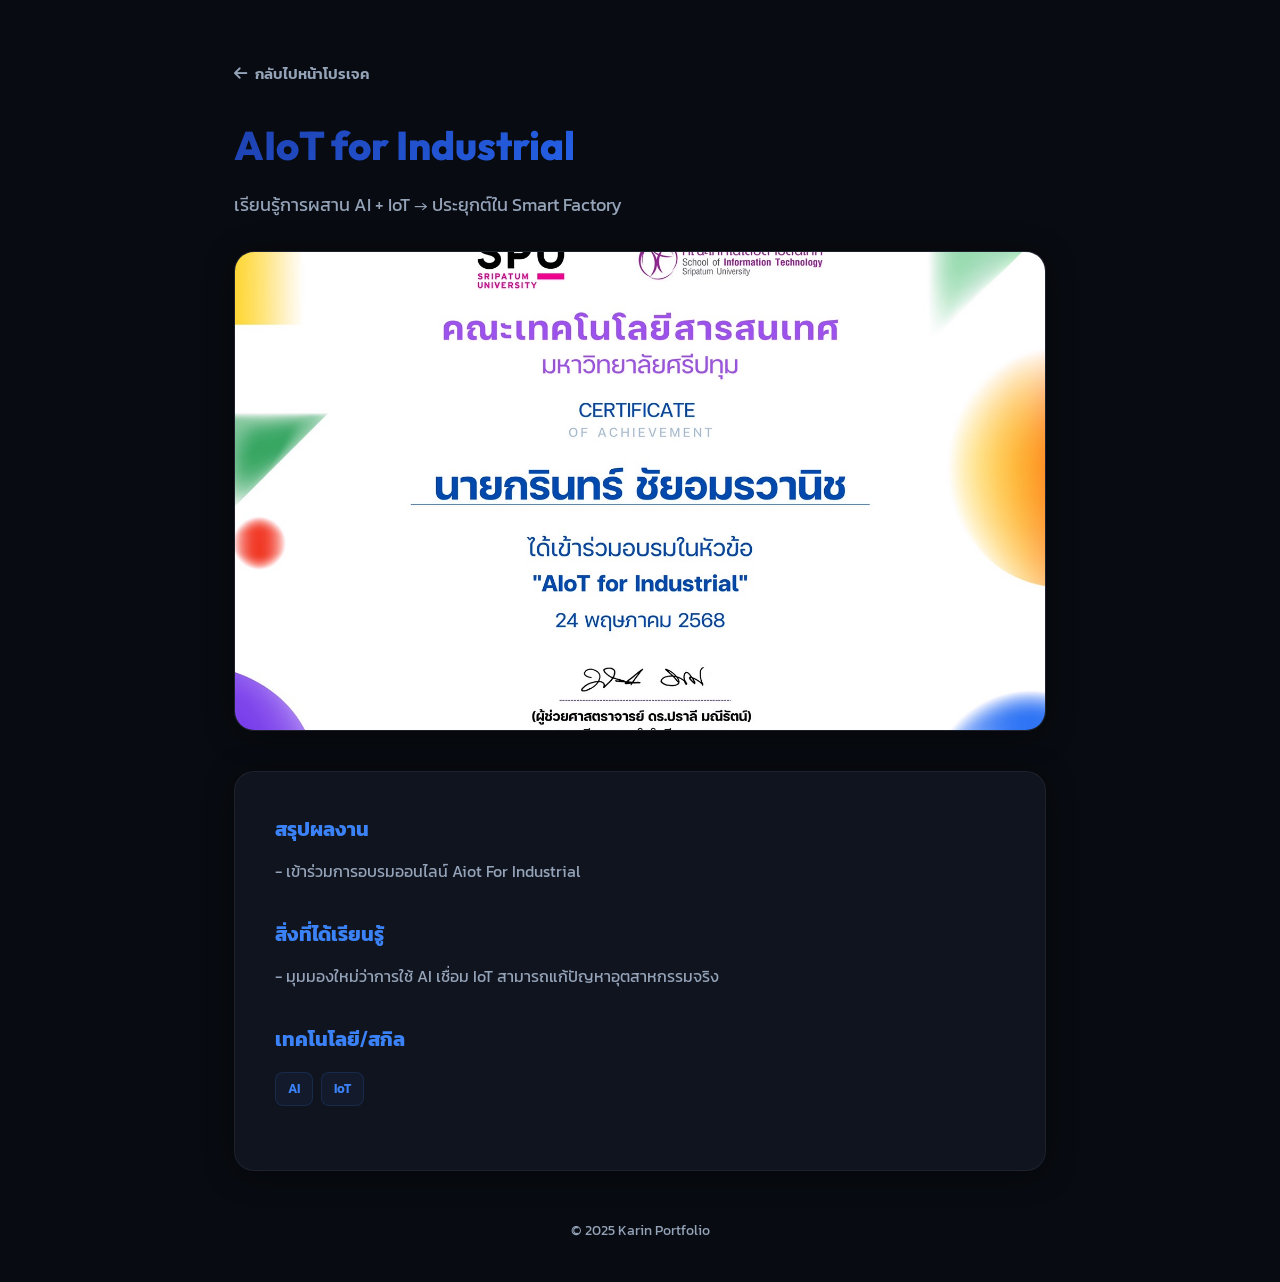
<file: projects/aiot.html>
<!DOCTYPE html>
<html lang="th">
<head>
	<meta charset="UTF-8">
	<meta name="viewport" content="width=device-width, initial-scale=1.0">
	<title>AIoT for Industrial- รายละเอียดผลงาน</title>
	<link rel="stylesheet" href="project.css">
	<link rel="stylesheet" href="https://cdnjs.cloudflare.com/ajax/libs/font-awesome/6.4.0/css/all.min.css">
	<link href="https://fonts.googleapis.com/css2?family=Kanit:wght@300;400;500;600;700&display=swap" rel="stylesheet">
</head>
<body>
	<div class="container">
		<div class="header">
			<div class="breadcrumb">
				<a href="../index.html#projects"><i class="fas fa-arrow-left"></i> กลับไปหน้าโปรเจค</a>
			</div>
			<h1 class="title">AIoT for Industrial</h1>
			<p class="subtitle">เรียนรู้การผสาน AI + IoT → ประยุกต์ใน Smart Factory</p>
		</div>

		<!-- เปลี่ยนรูปปก: วางรูปในโฟลเดอร์ img/ แล้วแก้ path ด้านล่าง -->
		<img class="cover" src="../img/cert/cer aiot.png" alt="<!-- คำอธิบายรูป -->">

		<div class="content">
			<div class="section">
				<h3>สรุปผลงาน</h3>
				<p>- เข้าร่วมการอบรมออนไลน์ Aiot For Industrial</p>
			</div>

			<div class="section">
				<h3>สิ่งที่ได้เรียนรู้</h3>
				<p>- มุมมองใหม่ว่าการใช้ AI เชื่อม IoT สามารถแก้ปัญหาอุตสาหกรรมจริง</p>
				<p><!-- เพิ่มบรรทัดตามต้องการ --></p>
			</div>

			<div class="section">
				<h3>เทคโนโลยี/สกิล</h3>
				<div class="tags">
					<span class="tag">AI</span>
					<span class="tag">IoT</span>
					<!-- เพิ่ม/ลบแท็กได้ตามต้องการ -->
				</div>
			</div>
		</div>

		<div class="footer">© 2025 Karin Portfolio</div>
	</div>
<script src="project.js"></script>
</body>
</html>
</file>
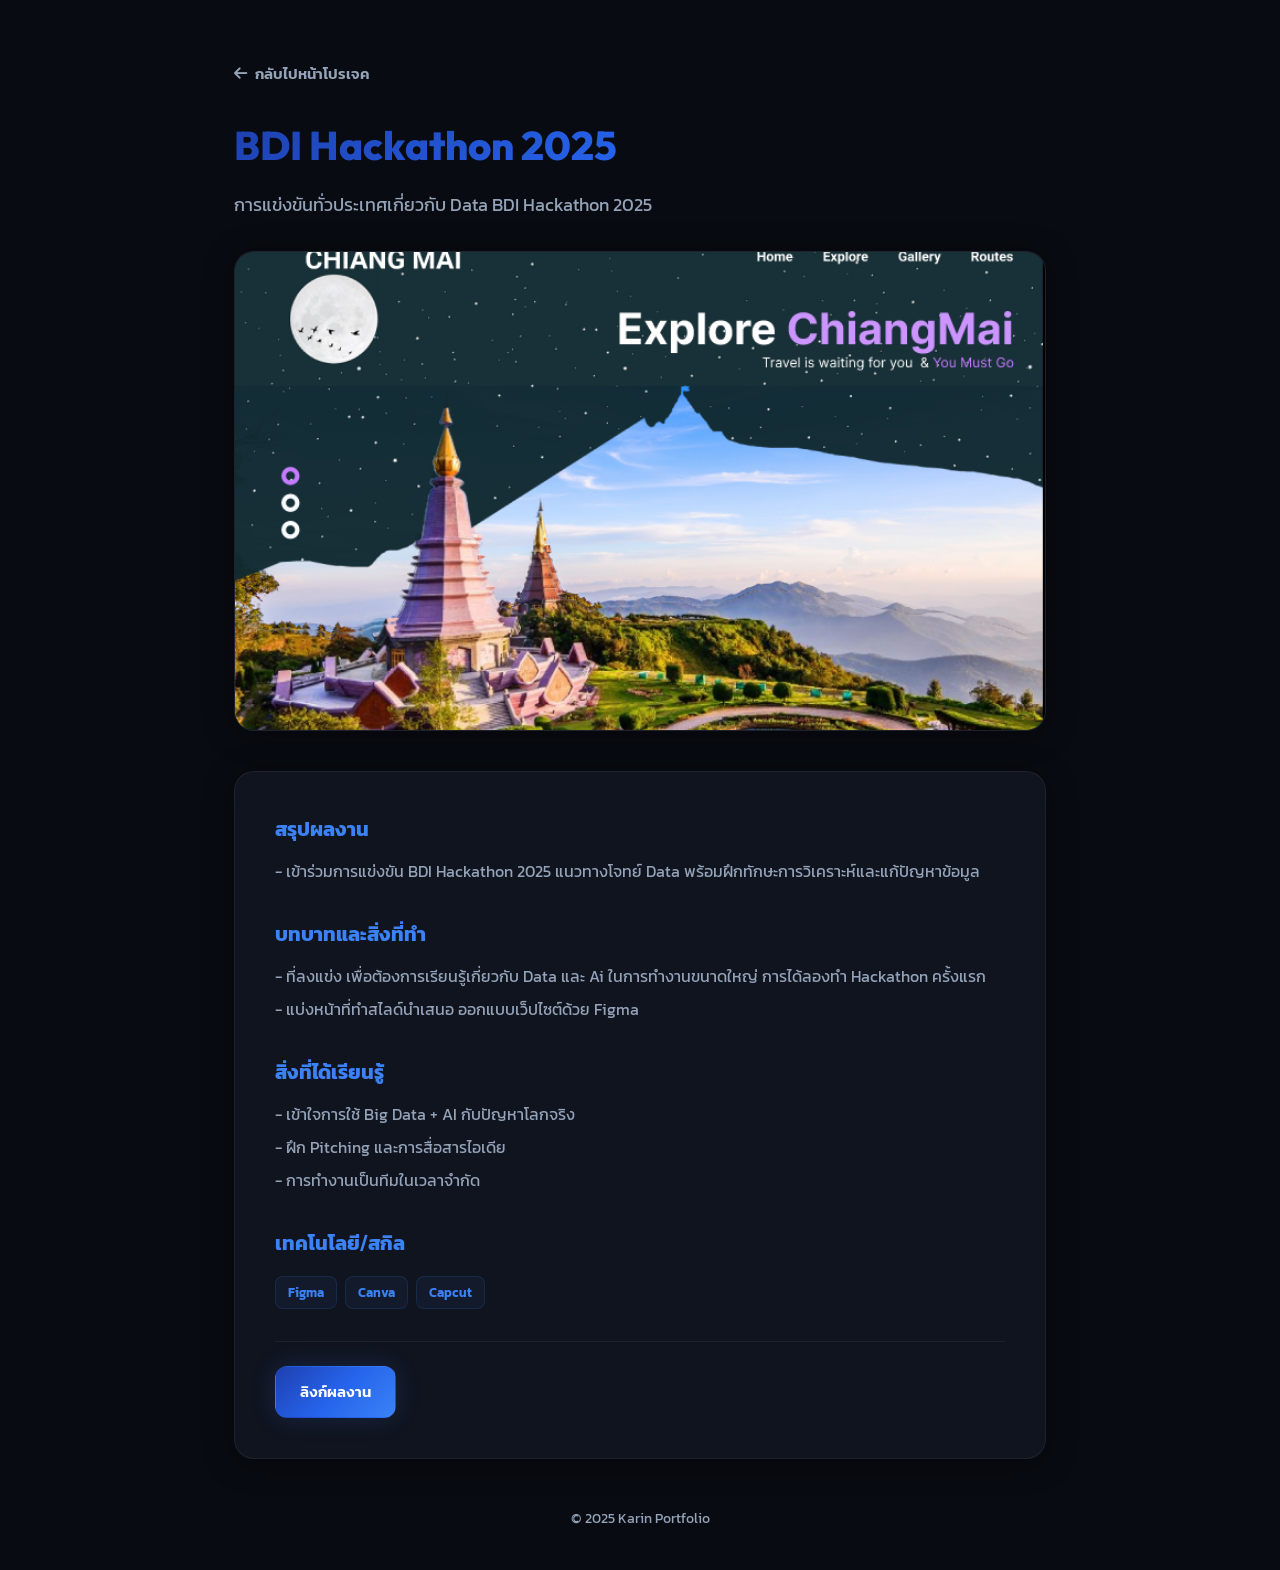
<file: projects/bdi.html>
<!DOCTYPE html>
<html lang="th">
<head>
	<meta charset="UTF-8">
	<meta name="viewport" content="width=device-width, initial-scale=1.0">
	<title>BDI Hackathon 2025 - รายละเอียดผลงาน</title>
	<link rel="stylesheet" href="project.css">
	<link rel="stylesheet" href="https://cdnjs.cloudflare.com/ajax/libs/font-awesome/6.4.0/css/all.min.css">
	<link href="https://fonts.googleapis.com/css2?family=Kanit:wght@300;400;500;600;700&display=swap" rel="stylesheet">
</head>
<body>
	<div class="container">
		<div class="header">
			<div class="breadcrumb">
				<a href="../index.html#projects"><i class="fas fa-arrow-left"></i> กลับไปหน้าโปรเจค</a>
			</div>
			<h1 class="title">BDI Hackathon 2025</h1>
			<p class="subtitle">การแข่งขันทั่วประเทศเกี่ยวกับ Data BDI Hackathon 2025</p>
		</div>

		<!-- เปลี่ยนรูปปก: วางรูปในโฟลเดอร์ img/ แล้วแก้ path ด้านล่าง -->
		<img class="cover" src="../img/bdi.png" alt="<!-- คำอธิบายรูป -->">

		<div class="content">
			<div class="section">
				<h3>สรุปผลงาน</h3>
				<p>- เข้าร่วมการแข่งขัน BDI Hackathon 2025 แนวทางโจทย์ Data พร้อมฝึกทักษะการวิเคราะห์และแก้ปัญหาข้อมูล</p>
			</div>

			<div class="section">
				<h3>บทบาทและสิ่งที่ทำ</h3>
				<p>- ที่ลงแข่ง เพื่อต้องการเรียนรู้เกี่ยวกับ Data และ Ai ในการทำงานขนาดใหญ่ การได้ลองทำ Hackathon ครั้งแรก</p>
				<p>- แบ่งหน้าที่ทำสไลด์นำเสนอ ออกแบบเว็ปไซต์ด้วย Figma</p>
			</div>

			<div class="section">
				<h3>สิ่งที่ได้เรียนรู้</h3>
				<p>- เข้าใจการใช้ Big Data + AI กับปัญหาโลกจริง</p>
				<p>- ฝึก Pitching และการสื่อสารไอเดีย</p>
				<p>- การทำงานเป็นทีมในเวลาจำกัด</p>

			</div>

			<div class="section">
				<h3>เทคโนโลยี/สกิล</h3>
				<div class="tags">
					<span class="tag">Figma</span>
					<span class="tag">Canva</span>
					<span class="tag">Capcut</span>
					<!-- เพิ่ม/ลบแท็กได้ตามต้องการ -->
				</div>
			</div>

			<div class="actions">
				<!-- ปุ่มตัวอย่าง: ลบ/แก้ไข/เพิ่มปุ่มได้ -->
				<a class="btn primary" href="https://www.figma.com/design/ldhDF6XUBeQVy6PFIZPzzn/Explore-Mountains--Community-?node-id=0-1&t=pYaP5g8cWefi2pJt-1" target="_blank" rel="noopener">ลิงก์ผลงาน</a>
				<!-- <a class="btn outline" href="#" target="_blank" rel="noopener"><i class="fab fa-github"></i> ดูโค้ด</a> -->
			</div>
		</div>

		<div class="footer">© 2025 Karin Portfolio</div>
	</div>
<script src="project.js"></script>
</body>
</html>
</file>
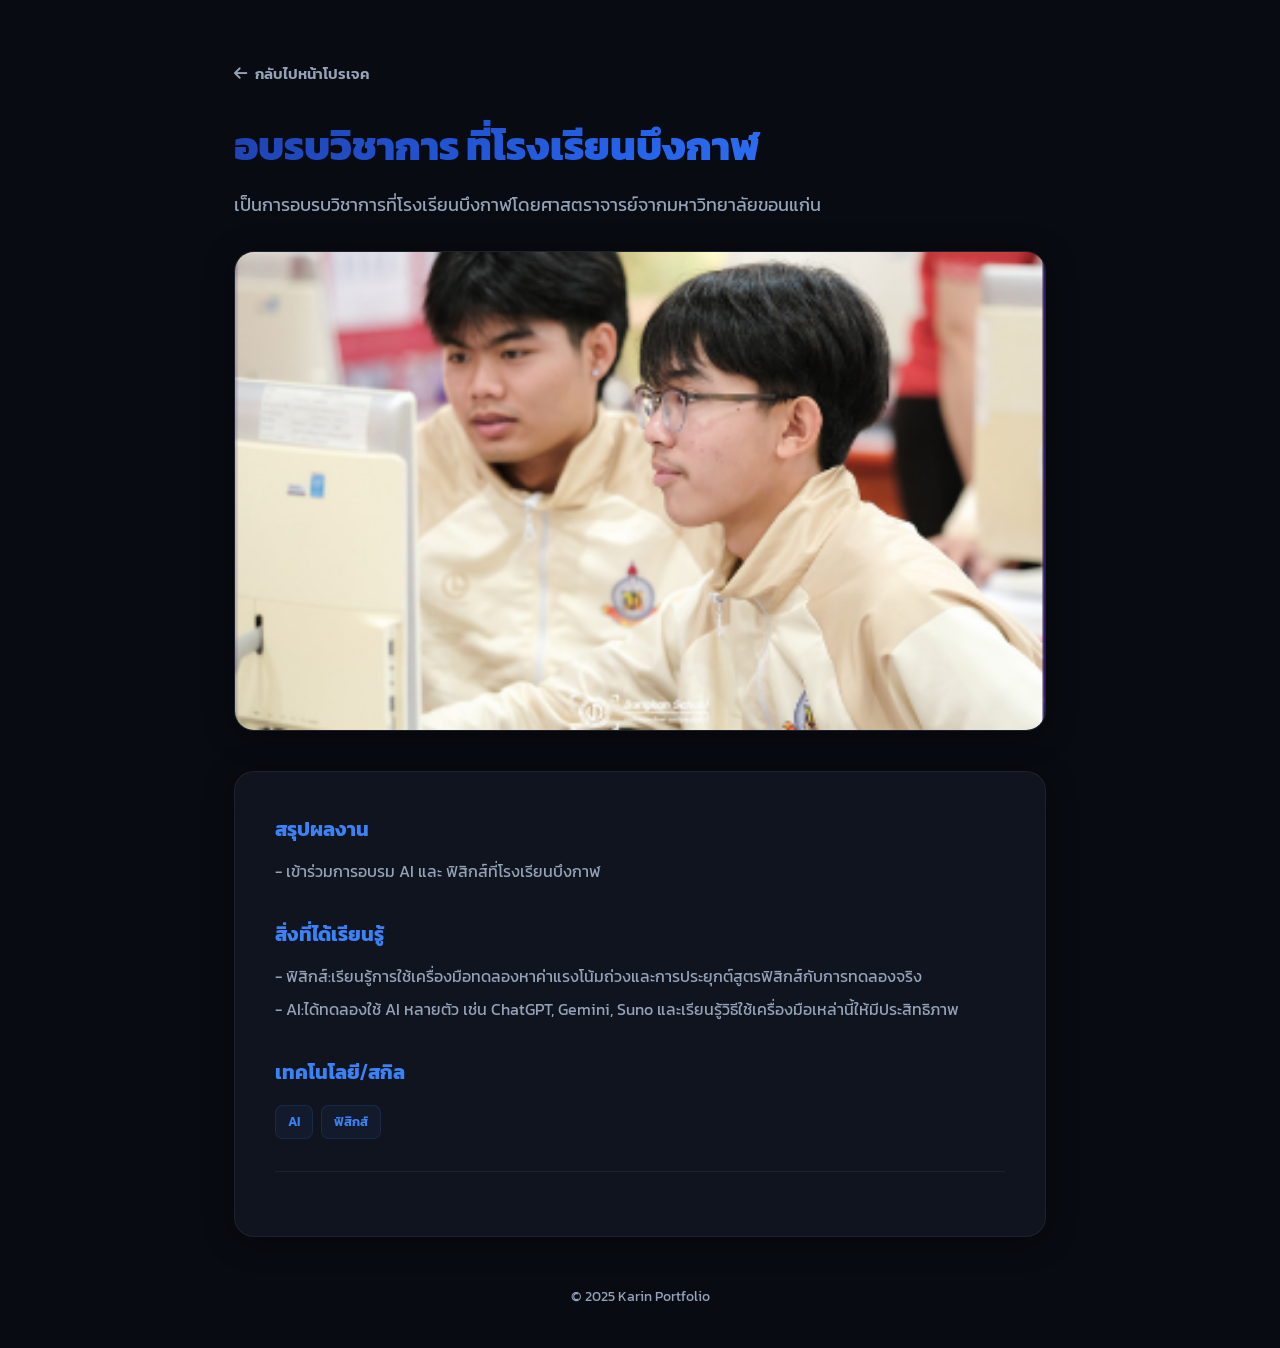
<file: projects/bksc.html>
<!DOCTYPE html>
<html lang="th">
<head>
	<meta charset="UTF-8">
	<meta name="viewport" content="width=device-width, initial-scale=1.0">
	<title>อบรบวิชาการ ที่โรงเรียนบึงกาฬ - รายละเอียดผลงาน</title>
	<link rel="stylesheet" href="project.css">
	<link rel="stylesheet" href="https://cdnjs.cloudflare.com/ajax/libs/font-awesome/6.4.0/css/all.min.css">
	<link href="https://fonts.googleapis.com/css2?family=Kanit:wght@300;400;500;600;700&display=swap" rel="stylesheet">
</head>
<body>
	<div class="container">
		<div class="header">
			<div class="breadcrumb">
				<a href="../index.html#projects"><i class="fas fa-arrow-left"></i> กลับไปหน้าโปรเจค</a>
			</div>
			<h1 class="title">อบรบวิชาการ ที่โรงเรียนบึงกาฬ</h1>
			<p class="subtitle">เป็นการอบรบวิชาการที่โรงเรียนบึงกาฬโดยศาสตราจารย์จากมหาวิทยาลัยขอนแก่น</p>
		</div>

		<!-- เปลี่ยนรูปปก: วางรูปในโฟลเดอร์ img/ แล้วแก้ path ด้านล่าง -->
		<img class="cover" src="../img/bksc.png" alt="<!-- คำอธิบายรูป -->">

		<div class="content">
			<div class="section">
				<h3>สรุปผลงาน</h3>
				<p>- เข้าร่วมการอบรม AI และ ฟิสิกส์ที่โรงเรียนบึงกาฬ</p>
			</div>

			<div class="section">
				<h3>สิ่งที่ได้เรียนรู้</h3>
				<p>- ฟิสิกส์:เรียนรู้การใช้เครื่องมือทดลองหาค่าแรงโน้มถ่วงและการประยุกต์สูตรฟิสิกส์กับการทดลองจริง</p>
				<p>- AI:ได้ทดลองใช้ AI หลายตัว เช่น ChatGPT, Gemini, Suno และเรียนรู้วิธีใช้เครื่องมือเหล่านี้ให้มีประสิทธิภาพ</p>
			</div>

			<div class="section">
				<h3>เทคโนโลยี/สกิล</h3>
				<div class="tags">
					<span class="tag">AI</span>
					<span class="tag">ฟิสิกส์</span>
					<!-- เพิ่ม/ลบแท็กได้ตามต้องการ -->
				</div>
			</div>

			<div class="actions">
				<!-- ปุ่มตัวอย่าง: ลบ/แก้ไข/เพิ่มปุ่มได้ -->
				<!-- <a class="btn primary" href="#" target="_blank" rel="noopener">ลิงก์ผลงาน</a>
				<a class="btn outline" href="#" target="_blank" rel="noopener"><i class="fab fa-github"></i> ดูโค้ด</a> -->
			</div>
		</div>

		<div class="footer">© 2025 Karin Portfolio</div>
	</div>
<script src="project.js"></script>
</body>
</html>
</file>
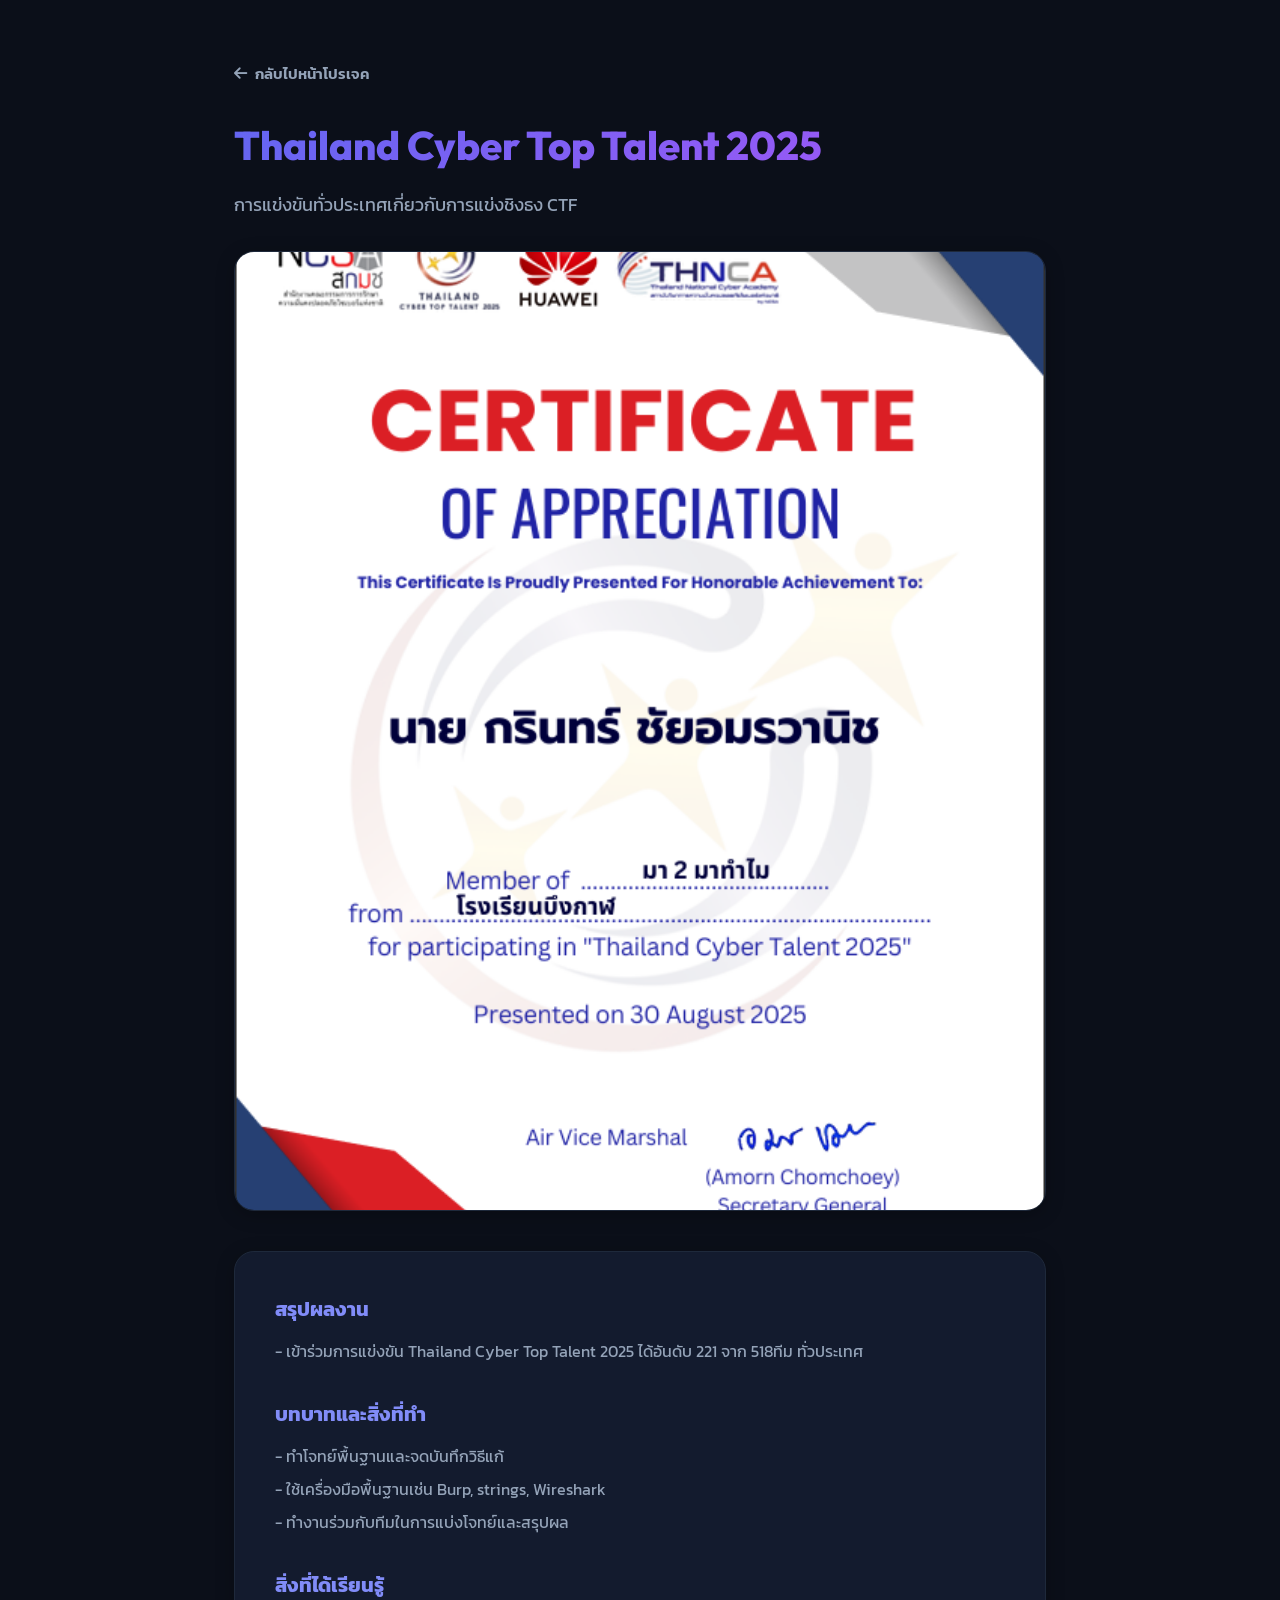
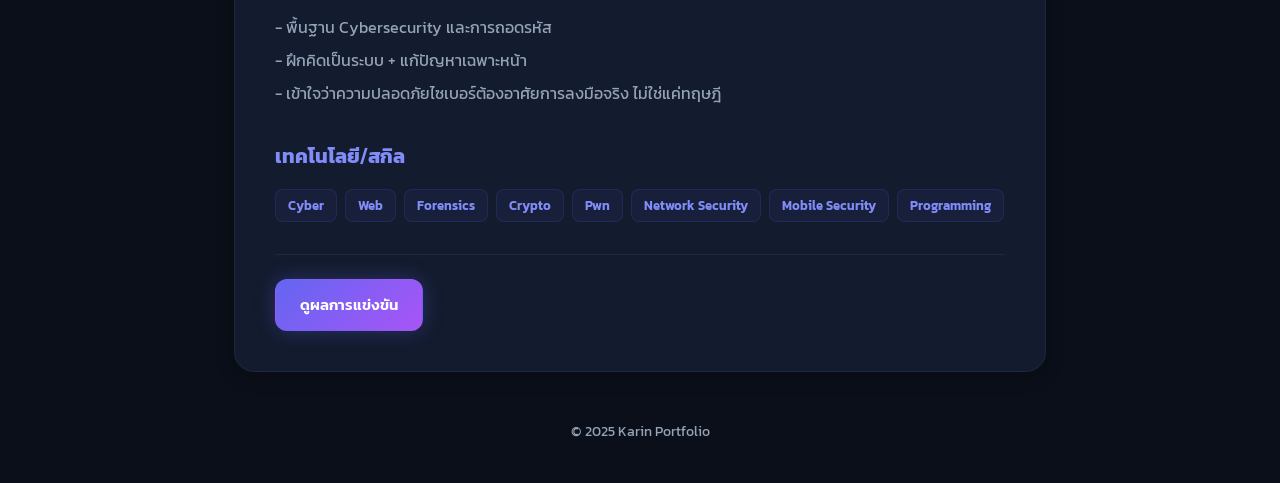
<file: projects/ctf.html>
<!DOCTYPE html>
<html lang="th">
<head>
	<meta charset="UTF-8">
	<meta name="viewport" content="width=device-width, initial-scale=1.0">
	<title>Thailand Cyber Top Talent 2025 - รายละเอียดผลงาน</title>
	<link rel="stylesheet" href="ctf.css">
	<link rel="stylesheet" href="https://cdnjs.cloudflare.com/ajax/libs/font-awesome/6.4.0/css/all.min.css">
	<link href="https://fonts.googleapis.com/css2?family=Kanit:wght@300;400;500;600;700&display=swap" rel="stylesheet">
</head>
<body>
	<div class="container">
		<div class="header">
			<div class="breadcrumb">
				<a href="../index.html#projects"><i class="fas fa-arrow-left"></i> กลับไปหน้าโปรเจค</a>
			</div>
			<h1 class="title">Thailand Cyber Top Talent 2025</h1>
			<p class="subtitle">การแข่งขันทั่วประเทศเกี่ยวกับการแข่งชิงธง CTF</p>
		</div>

		<img class="cover" src="../img/cert/cer ctf.png" alt="CTF Cover">

		<div class="content">
			<div class="section">
				<h3>สรุปผลงาน</h3>
				<p>- เข้าร่วมการแข่งขัน Thailand Cyber Top Talent 2025 ได้อันดับ 221 จาก 518ทีม ทั่วประเทศ</p>
			</div>

			<div class="section">
				<h3>บทบาทและสิ่งที่ทำ</h3>
				<p>- ทำโจทย์พื้นฐานและจดบันทึกวิธีแก้</p>
				<p>- ใช้เครื่องมือพื้นฐานเช่น Burp, strings, Wireshark</p>
				<p>- ทำงานร่วมกับทีมในการแบ่งโจทย์และสรุปผล</p>
			</div>

			<div class="section">
				<h3>สิ่งที่ได้เรียนรู้</h3>
				<p>- พื้นฐาน Cybersecurity และการถอดรหัส</p>
				<p>- ฝึกคิดเป็นระบบ + แก้ปัญหาเฉพาะหน้า</p>
				<p>- เข้าใจว่าความปลอดภัยไซเบอร์ต้องอาศัยการลงมือจริง ไม่ใช่แค่ทฤษฎี</p>
			</div>

			<div class="section">
				<h3>เทคโนโลยี/สกิล</h3>
				<div class="tags">
					<span class="tag">Cyber</span>
					<span class="tag">Web</span>
					<span class="tag">Forensics</span>
					<span class="tag">Crypto</span>
					<span class="tag">Pwn</span>
					<span class="tag">Network Security</span>
					<span class="tag">Mobile Security</span>
					<span class="tag">Programming</span>
				</div>
			</div>

			<div class="actions">
				<a class="btn primary" href="https://cloud.ctf.in.th/score/view.html?id=BWFHQDZYNH&t=WpUCDQyoXaG7MSteD4BK%2FJg3qyIsUCRE3k6AjZeRXMnIarFopkvN%2Fz%2FKa3jmVg9Zaf9xaUTR0yk%3D" target="_blank" rel="noopener">ดูผลการแข่งขัน</a>
			</div>
		</div>

		<div class="footer">© 2025 Karin Portfolio</div>
	</div>
<script src="project.js"></script>
</body>
</html>
</file>
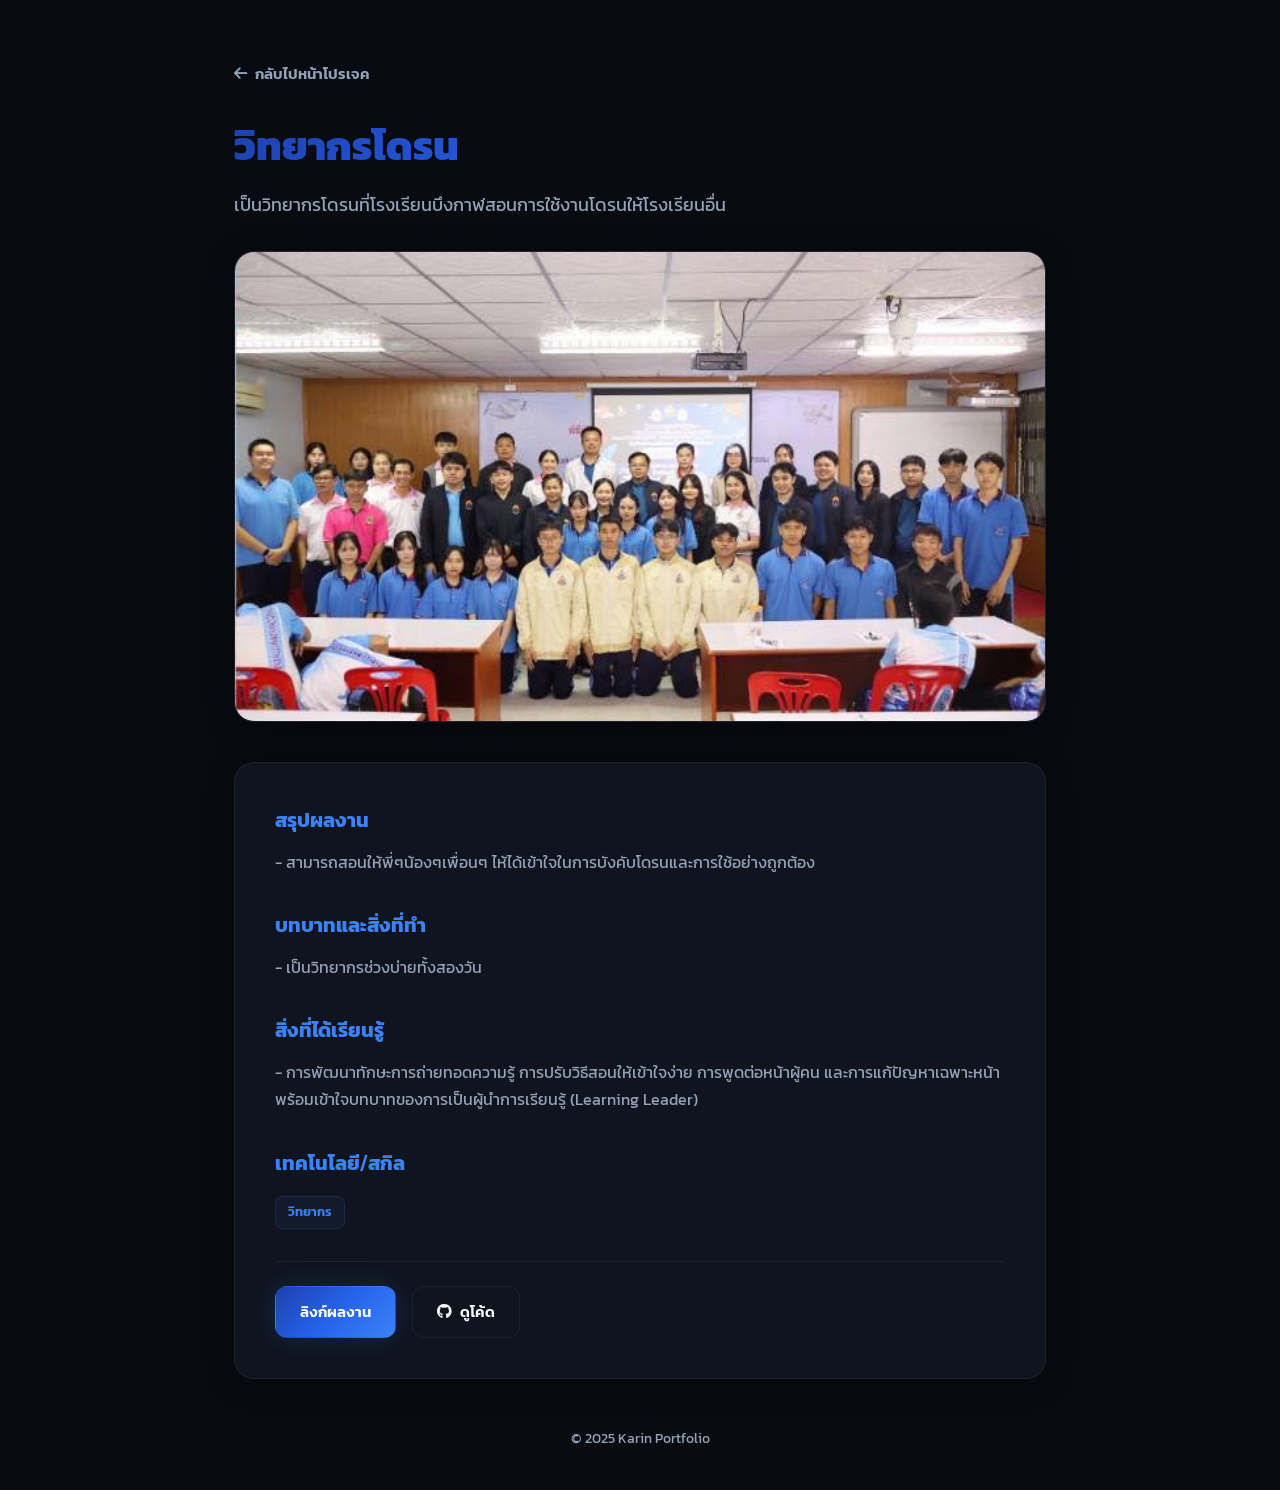
<file: projects/drone.html>
<!DOCTYPE html>
<html lang="th">
<head>
	<meta charset="UTF-8">
	<meta name="viewport" content="width=device-width, initial-scale=1.0">
	<title>วิทยากรโดรน - รายละเอียดผลงาน</title>
	<link rel="stylesheet" href="project.css">
	<link rel="stylesheet" href="https://cdnjs.cloudflare.com/ajax/libs/font-awesome/6.4.0/css/all.min.css">
	<link href="https://fonts.googleapis.com/css2?family=Kanit:wght@300;400;500;600;700&display=swap" rel="stylesheet">
</head>
<body>
	<div class="container">
		<div class="header">
			<div class="breadcrumb">
				<a href="../index.html#projects"><i class="fas fa-arrow-left"></i> กลับไปหน้าโปรเจค</a>
			</div>
			<h1 class="title">วิทยากรโดรน</h1>
			<p class="subtitle">เป็นวิทยากรโดรนที่โรงเรียนบึงกาฬสอนการใช้งานโดรนให้โรงเรียนอื่น</p>
		</div>

		<!-- เปลี่ยนรูปปก: วางรูปในโฟลเดอร์ img/ แล้วแก้ path ด้านล่าง -->
		<img class="cover" src="../img/drone.png" alt="<!-- คำอธิบายรูป -->">

		<div class="content">
			<div class="section">
				<h3>สรุปผลงาน</h3>
				<p>- สามารถสอนให้พี่ๆน้องๆเพื่อนๆ ไห้ได้เข้าใจในการบังคับโดรนและการใช้อย่างถูกต้อง</p>
			</div>

			<div class="section">
				<h3>บทบาทและสิ่งที่ทำ</h3>
				<p>- เป็นวิทยากรช่วงบ่ายทั้งสองวัน </p>
				<p><!-- เพิ่มบรรทัดตามต้องการ --></p>
			</div>

			<div class="section">
				<h3>สิ่งที่ได้เรียนรู้</h3>
				<p>- การพัฒนาทักษะการถ่ายทอดความรู้ การปรับวิธีสอนให้เข้าใจง่าย การพูดต่อหน้าผู้คน และการแก้ปัญหาเฉพาะหน้า พร้อมเข้าใจบทบาทของการเป็นผู้นำการเรียนรู้ (Learning Leader)</p>
			</div>

			<div class="section">
				<h3>เทคโนโลยี/สกิล</h3>
				<div class="tags">
					<span class="tag">วิทยากร</span>
					<!-- เพิ่ม/ลบแท็กได้ตามต้องการ -->
				</div>
			</div>

			<div class="actions">
				<!-- ปุ่มตัวอย่าง: ลบ/แก้ไข/เพิ่มปุ่มได้ -->
				<a class="btn primary" href="#" target="_blank" rel="noopener">ลิงก์ผลงาน</a>
				<a class="btn outline" href="#" target="_blank" rel="noopener"><i class="fab fa-github"></i> ดูโค้ด</a>
			</div>
		</div>

		<div class="footer">© 2025 Karin Portfolio</div>
	</div>
<script src="project.js"></script>
</body>
</html>
</file>
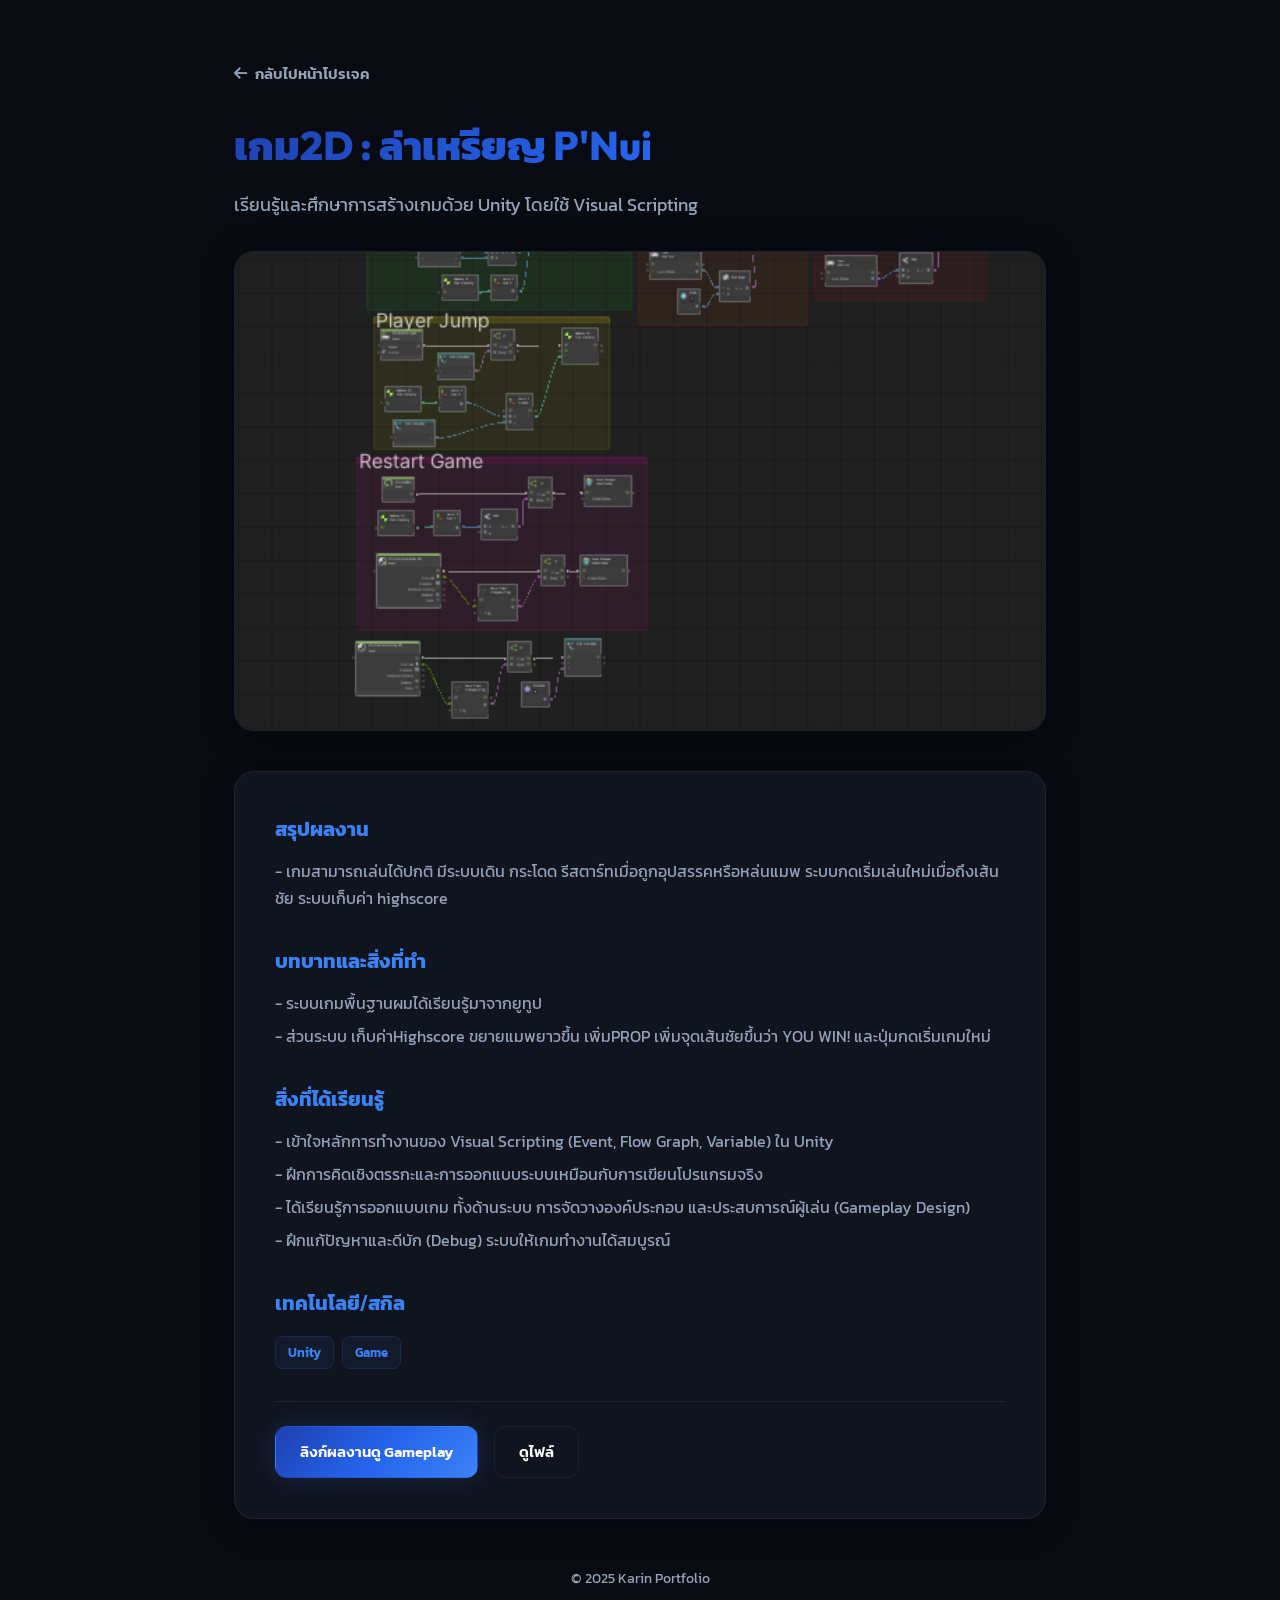
<file: projects/game.html>
<!DOCTYPE html>
<html lang="th">
<head>
	<meta charset="UTF-8">
	<meta name="viewport" content="width=device-width, initial-scale=1.0">
	<title>เกม2D : ล่าเหรียญ P'Nui - รายละเอียดผลงาน</title>
	<link rel="stylesheet" href="project.css">
	<link rel="stylesheet" href="https://cdnjs.cloudflare.com/ajax/libs/font-awesome/6.4.0/css/all.min.css">
	<link href="https://fonts.googleapis.com/css2?family=Kanit:wght@300;400;500;600;700&display=swap" rel="stylesheet">
</head>
<body>
	<div class="container">
		<div class="header">
			<div class="breadcrumb">
				<a href="../index.html#projects"><i class="fas fa-arrow-left"></i> กลับไปหน้าโปรเจค</a>
			</div>
			<h1 class="title">เกม2D : ล่าเหรียญ P'Nui</h1>
			<p class="subtitle">เรียนรู้และศึกษาการสร้างเกมด้วย Unity โดยใช้ Visual Scripting</p>
		</div>

		<!-- เปลี่ยนรูปปก: วางรูปในโฟลเดอร์ img/ แล้วแก้ path ด้านล่าง -->
		<img class="cover" src="../img/visual scripting.png" alt="<!-- คำอธิบายรูป -->">

		<div class="content">
			<div class="section">
				<h3>สรุปผลงาน</h3>
				<p>- เกมสามารถเล่นได้ปกติ มีระบบเดิน กระโดด รีสตาร์ทเมื่อถูกอุปสรรคหรือหล่นแมพ ระบบกดเริ่มเล่นใหม่เมื่อถึงเส้นชัย ระบบเก็บค่า highscore</p>
			</div>

			<div class="section">
				<h3>บทบาทและสิ่งที่ทำ</h3>
				<p>- ระบบเกมพื้นฐานผมได้เรียนรู้มาจากยูทูป</p>
				<p>- ส่วนระบบ เก็บค่าHighscore ขยายแมพยาวขึ้น เพิ่มPROP เพิ่มจุดเส้นชัยขึ้นว่า YOU WIN! และปุ่มกดเริ่มเกมใหม่</p>
			</div>

			<div class="section">
				<h3>สิ่งที่ได้เรียนรู้</h3>
				<p>- เข้าใจหลักการทำงานของ Visual Scripting (Event, Flow Graph, Variable) ใน Unity</p>
				<p>- ฝึกการคิดเชิงตรรกะและการออกแบบระบบเหมือนกับการเขียนโปรแกรมจริง</p>
				<p>- ได้เรียนรู้การออกแบบเกม ทั้งด้านระบบ การจัดวางองค์ประกอบ และประสบการณ์ผู้เล่น (Gameplay Design)</p>
				<p>- ฝึกแก้ปัญหาและดีบัก (Debug) ระบบให้เกมทำงานได้สมบูรณ์</p>
			</div>

			<div class="section">
				<h3>เทคโนโลยี/สกิล</h3>
				<div class="tags">
					<span class="tag">Unity</span>
					<span class="tag">Game</span>
					<!-- เพิ่ม/ลบแท็กได้ตามต้องการ -->
				</div>
			</div>

			<div class="actions">
				<!-- ปุ่มตัวอย่าง: ลบ/แก้ไข/เพิ่มปุ่มได้ -->
				<a class="btn primary" href="https://youtu.be/KZ1etDK_xjo" target="_blank" rel="noopener">ลิงก์ผลงานดู Gameplay</a>
				<a class="btn outline" href="https://drive.google.com/drive/folders/1qAv4_RqdysRL68cMSNrRTzKfYeRFa2BN?usp=sharing" target="_blank" rel="noopener">ดูไฟล์</a>
			</div>
		</div>

		<div class="footer">© 2025 Karin Portfolio</div>
	</div>
<script src="project.js"></script>
</body>
</html>
</file>
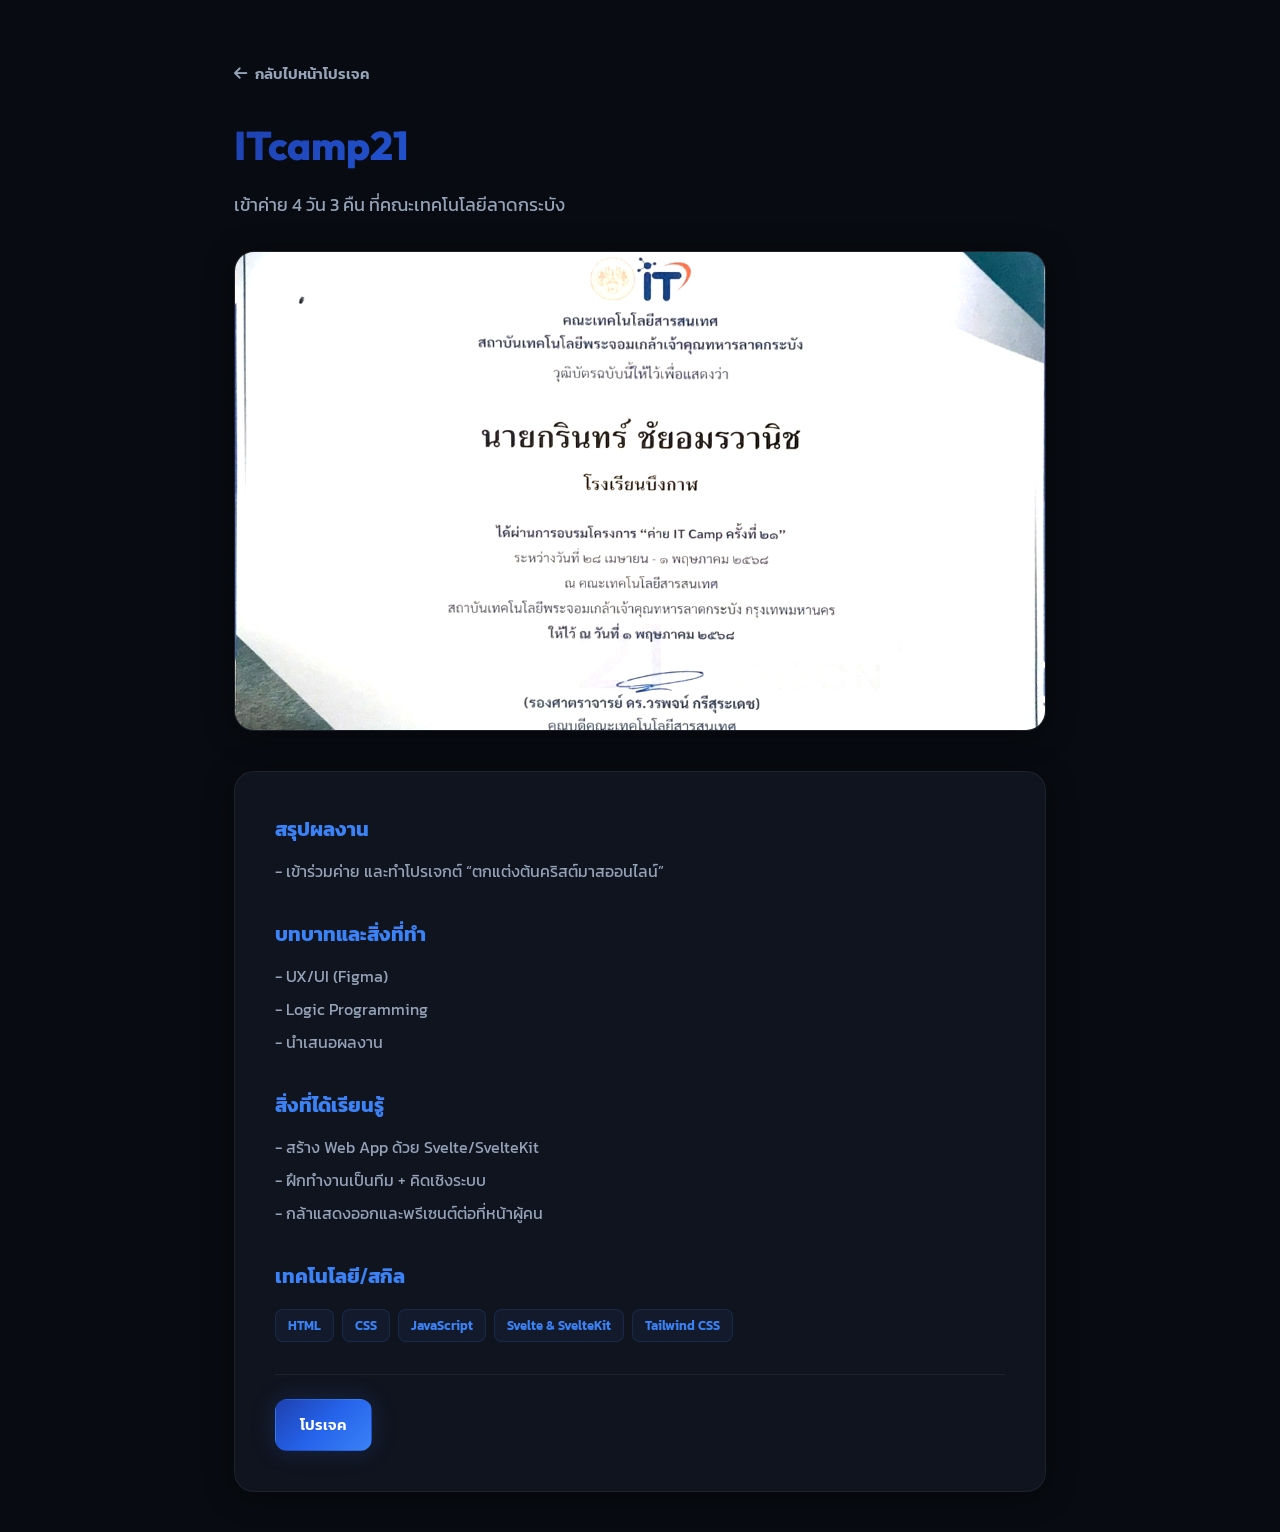
<file: projects/itcamp21.html>
<!DOCTYPE html>
<html lang="en">
<head>
    <meta charset="UTF-8">
    <meta name="viewport" content="width=device-width, initial-scale=1.0">
    <title>ITcamp21</title>
    <link rel="stylesheet" href="project.css">
    <link rel="stylesheet" href="https://cdnjs.cloudflare.com/ajax/libs/font-awesome/6.4.0/css/all.min.css">
	<link href="https://fonts.googleapis.com/css2?family=Kanit:wght@300;400;500;600;700&display=swap" rel="stylesheet">
</head>
<body>
    <div class="container">
        <div class="header">
            <div class="breadcrumb">
                <a href="../index.html#projects"><i class="fas fa-arrow-left"></i> กลับไปหน้าโปรเจค</a>
            </div>
            <h1 class="title">ITcamp21</h1>
            <p class="subtitle">เข้าค่าย 4 วัน 3 คืน ที่คณะเทคโนโลยีลาดกระบัง</p>
        </div>

        <img  class="cover" src="../img/cert/Cer IT.png" alt="">

        <div class="content">
            <div class="section">
                <h3>สรุปผลงาน</h3>
                <p>- เข้าร่วมค่าย และทำโปรเจกต์ “ตกแต่งต้นคริสต์มาสออนไลน์”</p>
            </div>
            <div class="section">
                <h3>บทบาทและสิ่งที่ทำ</h3>
                <p>- UX/UI (Figma)</p>
                <p>- Logic Programming</p>
                <p>- นำเสนอผลงาน</p>
            </div>
            <div class="section">
                <h3>สิ่งที่ได้เรียนรู้</h3>
                <p>- สร้าง Web App ด้วย Svelte/SvelteKit</p>
                <p>- ฝึกทำงานเป็นทีม + คิดเชิงระบบ</p>
                <p>- กล้าแสดงออกและพรีเซนต์ต่อที่หน้าผู้คน</p>
            </div>
            <div class="section">
                <h3>เทคโนโลยี/สกิล</h3>
                <div class="tags">
                    <span class="tag">HTML</span>
                    <span class="tag">CSS</span>
                    <span class="tag">JavaScript</span>
                    <span class="tag">Svelte & SvelteKit</span>
                    <span class="tag">Tailwind CSS</span>
                </div>
            </div>
            
            <div class="actions">
                <a class="btn primary" href="https://github.com/pixchy-commits/christmas-tree/commit/c31e4fbf75b7f9dc48e56a5b6110dfb3beb2b939" target="_blank" rel="noopener">โปรเจค</a>
            </div>
        </div>
    </div>

    
<script src="project.js"></script>
</body>
</html>
</file>
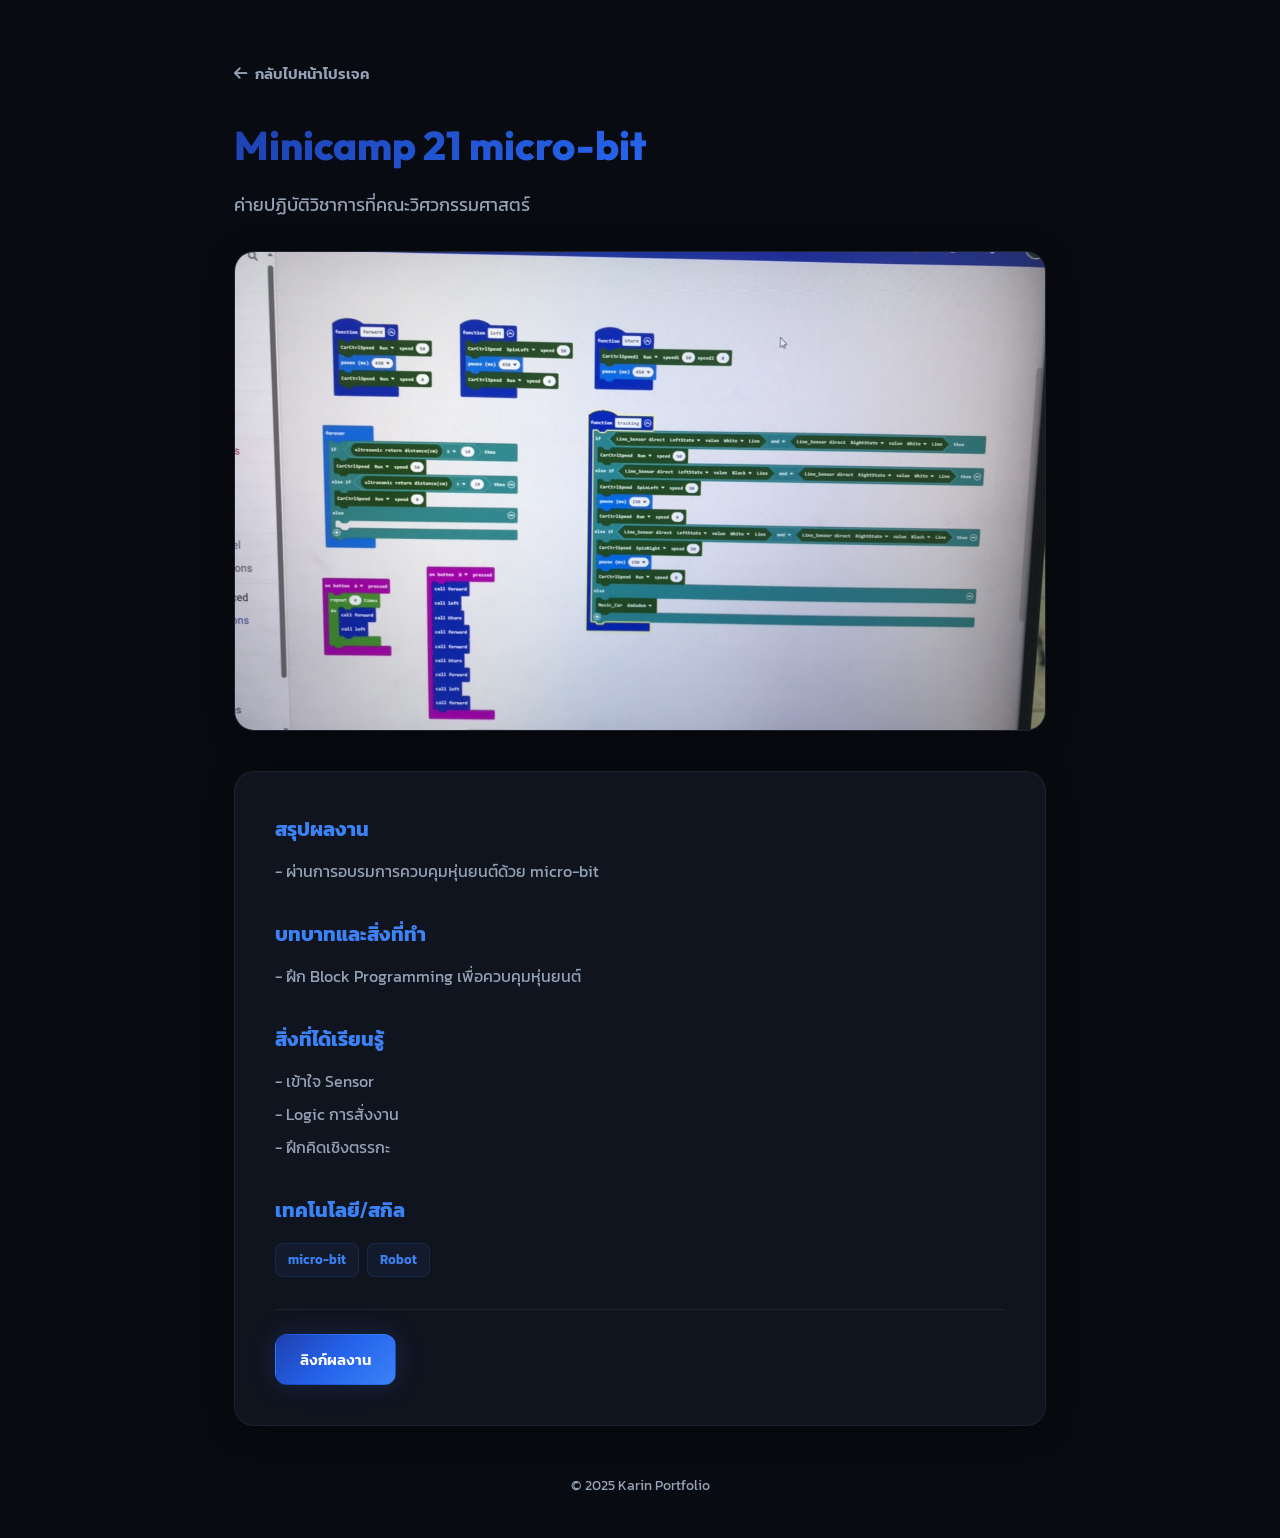
<file: projects/microbit.html>
<!DOCTYPE html>
<html lang="th">
<head>
	<meta charset="UTF-8">
	<meta name="viewport" content="width=device-width, initial-scale=1.0">
	<title>Minicamp 21 micro-bit - รายละเอียดผลงาน</title>
	<link rel="stylesheet" href="project.css">
	<link rel="stylesheet" href="https://cdnjs.cloudflare.com/ajax/libs/font-awesome/6.4.0/css/all.min.css">
	<link href="https://fonts.googleapis.com/css2?family=Kanit:wght@300;400;500;600;700&display=swap" rel="stylesheet">
</head>
<body>
	<div class="container">
		<div class="header">
			<div class="breadcrumb">
				<a href="../index.html#projects"><i class="fas fa-arrow-left"></i> กลับไปหน้าโปรเจค</a>
			</div>
			<h1 class="title">Minicamp 21 micro-bit</h1>
			<p class="subtitle">ค่ายปฏิบัติวิชาการที่คณะวิศวกรรมศาสตร์</p>
		</div>

		<!-- เปลี่ยนรูปปก: วางรูปในโฟลเดอร์ img/ แล้วแก้ path ด้านล่าง -->
		<img class="cover" src="../img/microbit1.png" alt="<!-- คำอธิบายรูป -->">

		<div class="content">
			<div class="section">
				<h3>สรุปผลงาน</h3>
				<p>- ผ่านการอบรมการควบคุมหุ่นยนต์ด้วย micro-bit</p>
			</div>

			<div class="section">
				<h3>บทบาทและสิ่งที่ทำ</h3>
				<p>- ฝึก Block Programming เพื่อควบคุมหุ่นยนต์</p>
				<p><!-- เพิ่มบรรทัดตามต้องการ --></p>
			</div>

			<div class="section">
				<h3>สิ่งที่ได้เรียนรู้</h3>
				<p>- เข้าใจ Sensor</p>
				<p>- Logic การสั่งงาน</p>
				<p>- ฝึกคิดเชิงตรรกะ</p>
			</div>

			<div class="section">
				<h3>เทคโนโลยี/สกิล</h3>
				<div class="tags">
					<span class="tag">micro-bit</span>
					<span class="tag">Robot</span>
			<!-- เพิ่ม/ลบแท็กได้ตามต้องการ -->
				</div>
			</div>

			<div class="actions">
				<!-- ปุ่มตัวอย่าง: ลบ/แก้ไข/เพิ่มปุ่มได้ -->
				<a class="btn primary" href="https://youtu.be/22DEfVtNFXg" target="_blank" rel="noopener">ลิงก์ผลงาน</a>
				<!-- <a class="btn outline" href="#" target="_blank" rel="noopener"><i class="fab fa-github"></i> ดูโค้ด</a> -->
			</div>
		</div>

		<div class="footer">© 2025 Karin Portfolio</div>
	</div>
<script src="project.js"></script>
</body>
</html>
</file>
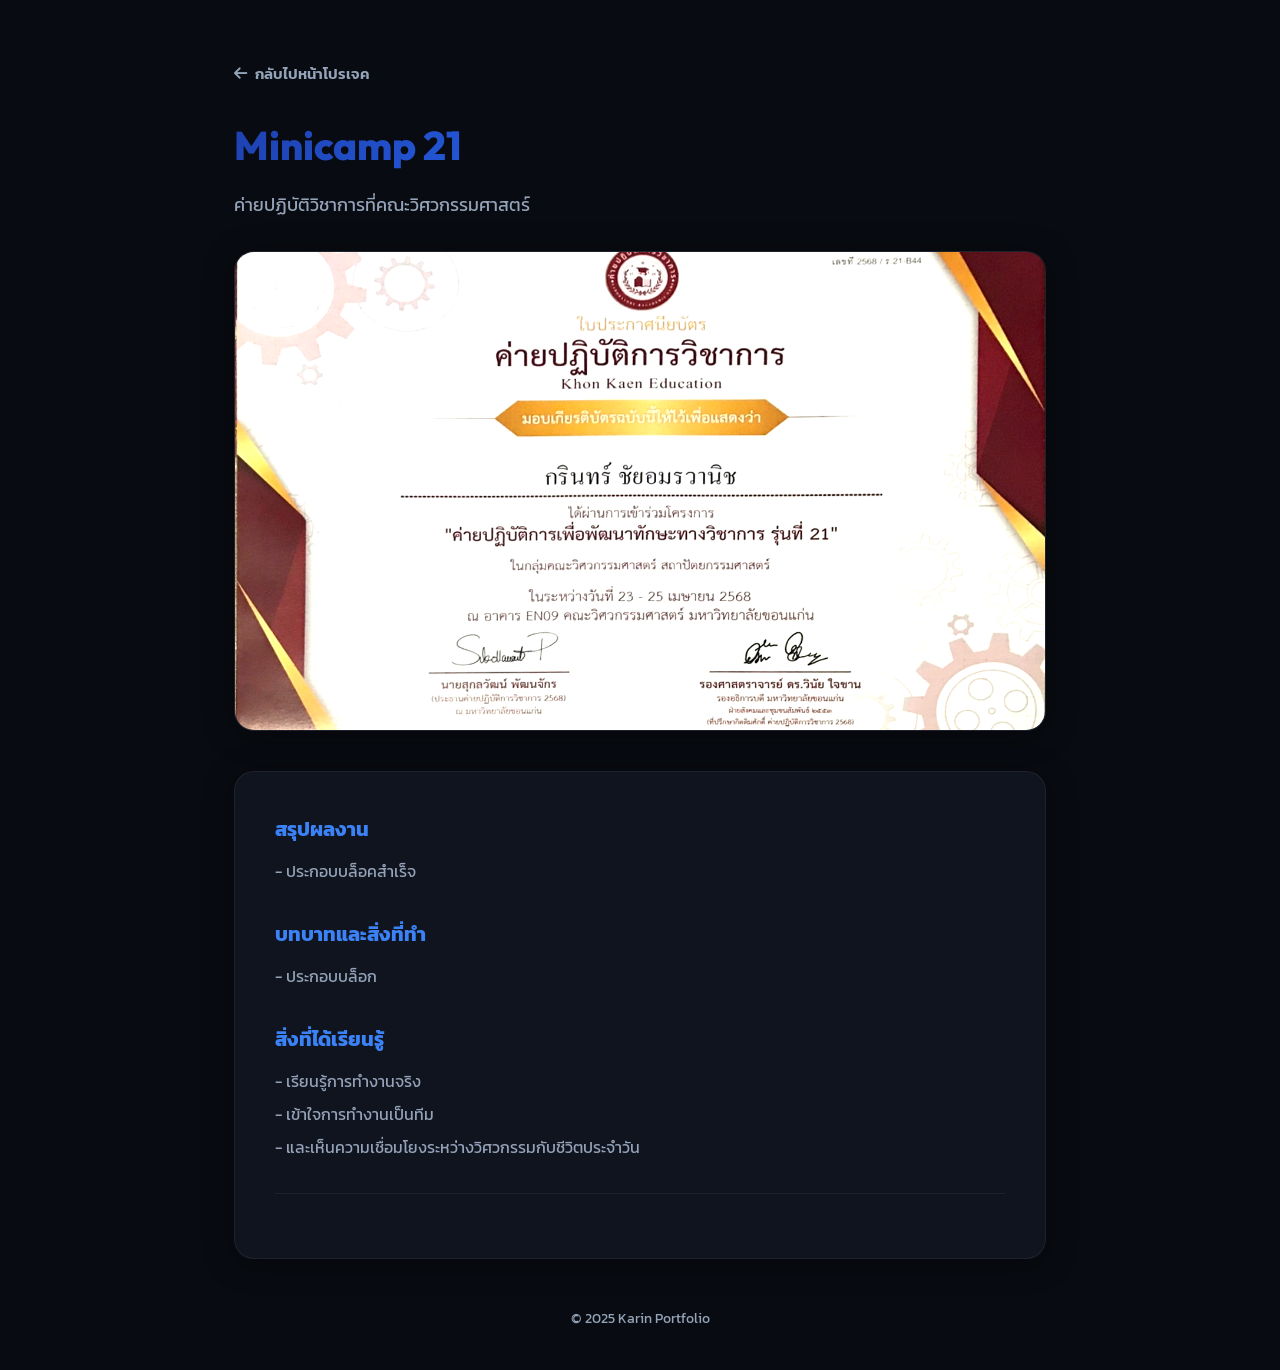
<file: projects/minicamp21.html>
<!DOCTYPE html>
<html lang="th">
<head>
	<meta charset="UTF-8">
	<meta name="viewport" content="width=device-width, initial-scale=1.0">
	<title>Minicamp 21 - รายละเอียดผลงาน</title>
	<link rel="stylesheet" href="project.css">
	<link rel="stylesheet" href="https://cdnjs.cloudflare.com/ajax/libs/font-awesome/6.4.0/css/all.min.css">
	<link href="https://fonts.googleapis.com/css2?family=Kanit:wght@300;400;500;600;700&display=swap" rel="stylesheet">
</head>
<body>
	<div class="container">
		<div class="header">
			<div class="breadcrumb">
				<a href="../index.html#projects"><i class="fas fa-arrow-left"></i> กลับไปหน้าโปรเจค</a>
			</div>
			<h1 class="title">Minicamp 21</h1>
			<p class="subtitle">ค่ายปฏิบัติวิชาการที่คณะวิศวกรรมศาสตร์</p>
		</div>

		<!-- เปลี่ยนรูปปก: วางรูปในโฟลเดอร์ img/ แล้วแก้ path ด้านล่าง -->
		<img class="cover" src="../img/cert/S__8863752_0.png" alt="<!-- คำอธิบายรูป -->">

		<div class="content">
			<div class="section">
				<h3>สรุปผลงาน</h3>
				<p>- ประกอบบล็อคสำเร็จ</p>
			</div>

			<div class="section">
				<h3>บทบาทและสิ่งที่ทำ</h3>
				<p>- ประกอบบล็อก</p>
				<p><!-- เพิ่มบรรทัดตามต้องการ --></p>
			</div>

			<div class="section">
				<h3>สิ่งที่ได้เรียนรู้</h3>
				<p>- เรียนรู้การทำงานจริง</p>
				<p>- เข้าใจการทำงานเป็นทีม</p>
				<p>- และเห็นความเชื่อมโยงระหว่างวิศวกรรมกับชีวิตประจำวัน</p>
			</div>



			<div class="actions">
				<!-- ปุ่มตัวอย่าง: ลบ/แก้ไข/เพิ่มปุ่มได้ -->
				<!-- <a class="btn primary" href="#" target="_blank" rel="noopener">ลิงก์ผลงาน</a>
				<a class="btn outline" href="#" target="_blank" rel="noopener"><i class="fab fa-github"></i> ดูโค้ด</a> -->
			</div>
		</div>

		<div class="footer">© 2025 Karin Portfolio</div>
	</div>
<script src="project.js"></script>
</body>
</html>
</file>
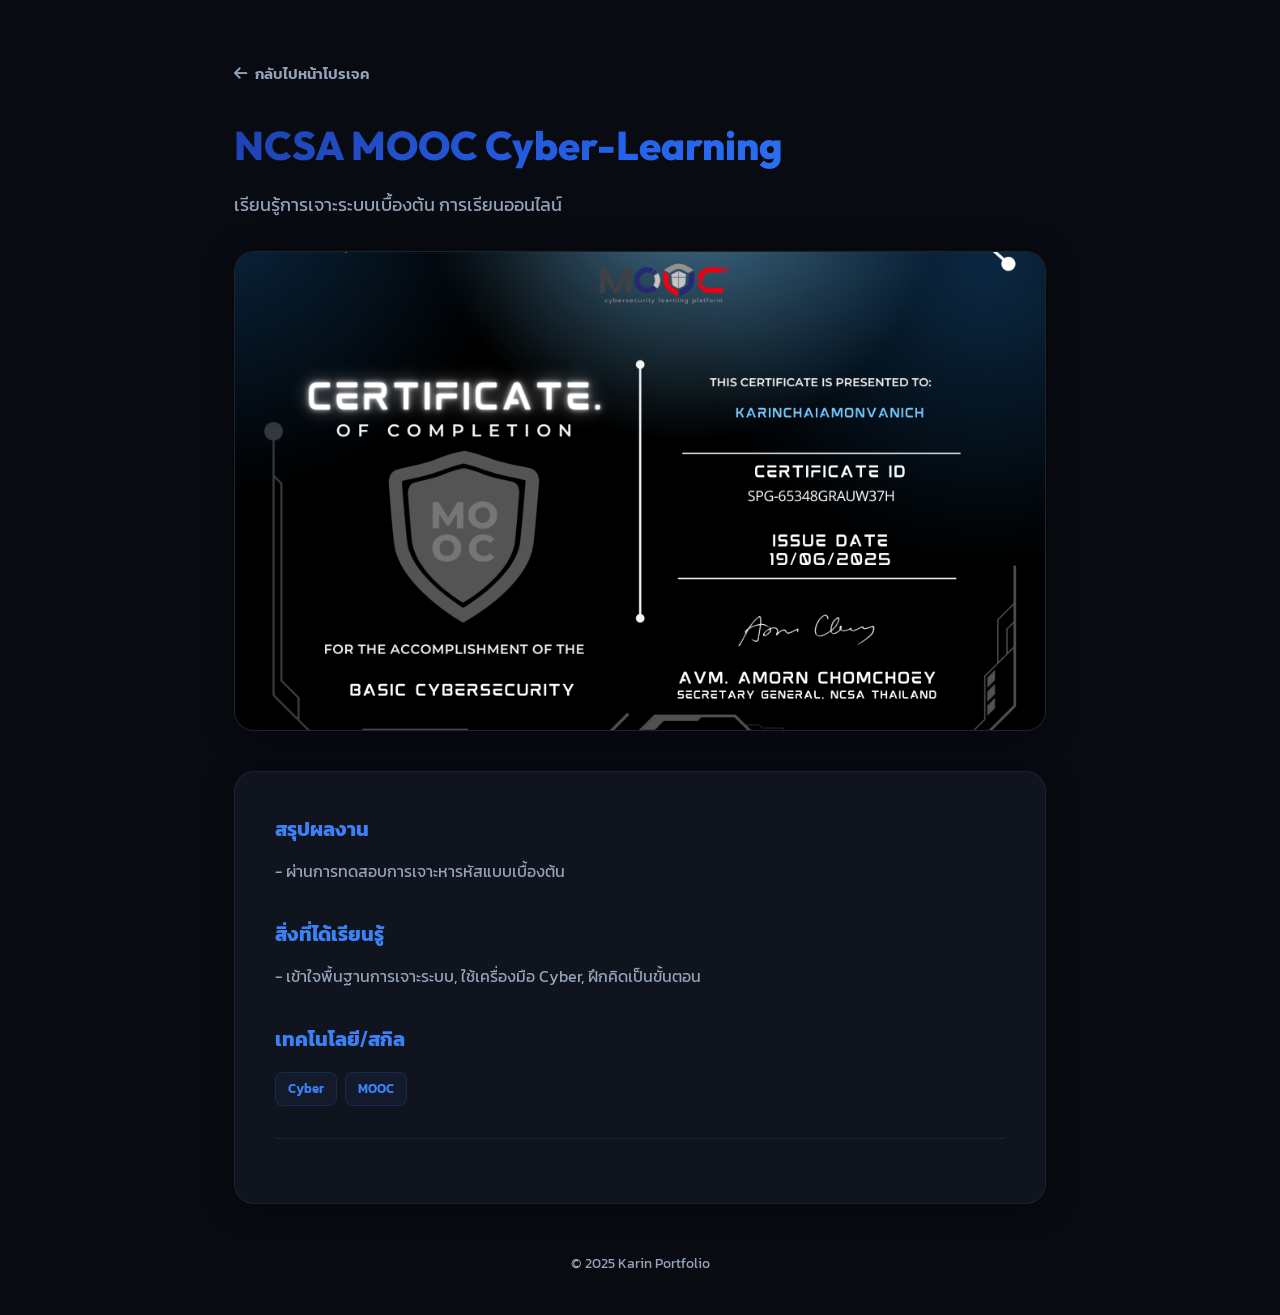
<file: projects/ncsa.html>
<!DOCTYPE html>
<html lang="th">
<head>
	<meta charset="UTF-8">
	<meta name="viewport" content="width=device-width, initial-scale=1.0">
	<title>NCSA MOOC Cyber-Learning - รายละเอียดผลงาน</title>
	<link rel="stylesheet" href="project.css">
	<link rel="stylesheet" href="https://cdnjs.cloudflare.com/ajax/libs/font-awesome/6.4.0/css/all.min.css">
	<link href="https://fonts.googleapis.com/css2?family=Kanit:wght@300;400;500;600;700&display=swap" rel="stylesheet">
</head>
<body>
	<div class="container">
		<div class="header">
			<div class="breadcrumb">
				<a href="../index.html#projects"><i class="fas fa-arrow-left"></i> กลับไปหน้าโปรเจค</a>
			</div>
			<h1 class="title">NCSA MOOC Cyber-Learning</h1>
			<p class="subtitle">เรียนรู้การเจาะระบบเบื้องต้น การเรียนออนไลน์</p>
		</div>

		<!-- เปลี่ยนรูปปก: วางรูปในโฟลเดอร์ img/ แล้วแก้ path ด้านล่าง -->
		<img class="cover" src="../img/cert/ncsa.png" alt="<!-- คำอธิบายรูป -->">

		<div class="content">
			<div class="section">
				<h3>สรุปผลงาน</h3>
				<p>- ผ่านการทดสอบการเจาะหารหัสแบบเบื้องต้น</p>
			</div>

			<div class="section">
				<h3>สิ่งที่ได้เรียนรู้</h3>
				<p>- เข้าใจพื้นฐานการเจาะระบบ, ใช้เครื่องมือ Cyber, ฝึกคิดเป็นขั้นตอน</p>
				<p><!-- เพิ่มบรรทัดตามต้องการ --></p>
			</div>

			<div class="section">
				<h3>เทคโนโลยี/สกิล</h3>
				<div class="tags">
					<span class="tag">Cyber</span>
                    <span class="tag">MOOC</span>
					<!-- เพิ่ม/ลบแท็กได้ตามต้องการ -->
				</div>
			</div>

			<div class="actions">
				<!-- ปุ่มตัวอย่าง: ลบ/แก้ไข/เพิ่มปุ่มได้ -->
				<!-- <a class="btn primary" href="#" target="_blank" rel="noopener">ลิงก์ผลงาน</a>
				<a class="btn outline" href="#" target="_blank" rel="noopener"><i class="fab fa-github"></i> ดูโค้ด</a> -->
			</div>
		</div>

		<div class="footer">© 2025 Karin Portfolio</div>
	</div>
<script src="project.js"></script>
</body>
</html>
</file>
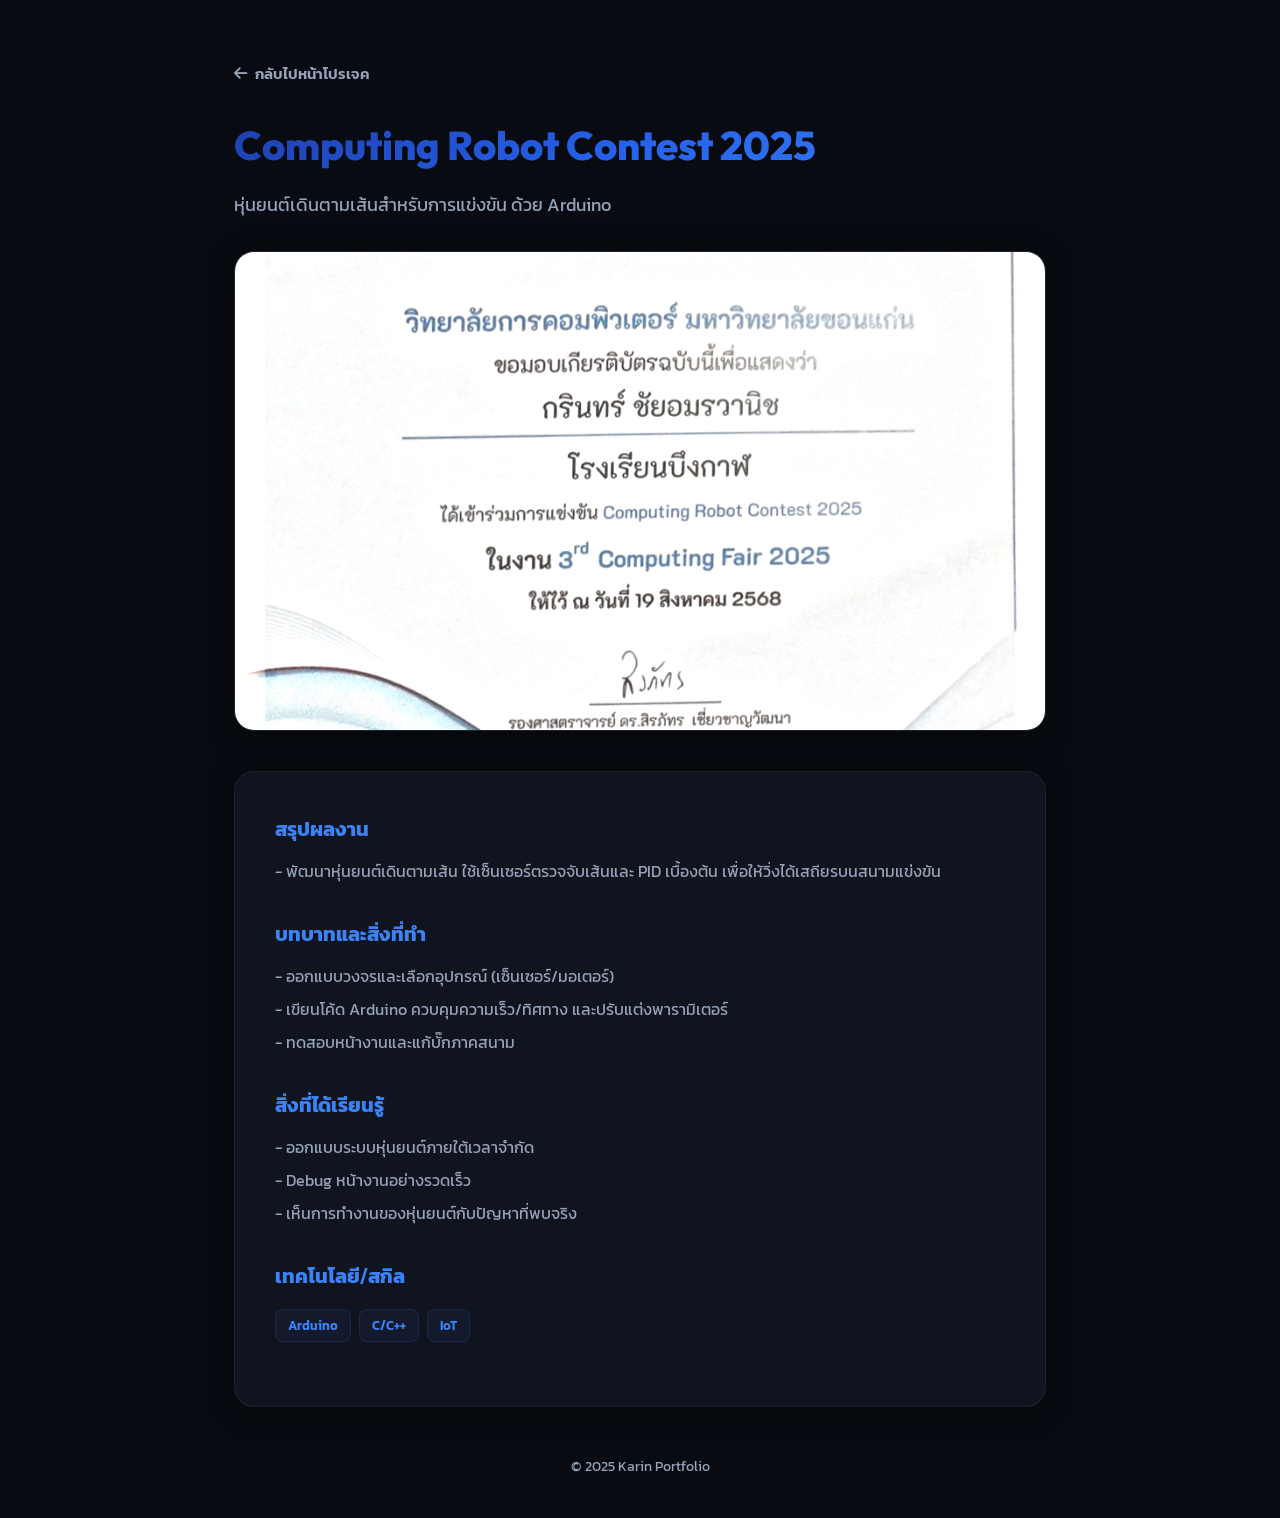
<file: projects/robot.html>
<!DOCTYPE html>
<html lang="th">
<head>
	<meta charset="UTF-8">
	<meta name="viewport" content="width=device-width, initial-scale=1.0">
	<title>Computing Robot Contest 2025 - รายละเอียดผลงาน</title>
	<link rel="stylesheet" href="project.css">
	<link rel="stylesheet" href="https://cdnjs.cloudflare.com/ajax/libs/font-awesome/6.4.0/css/all.min.css">
	<link href="https://fonts.googleapis.com/css2?family=Kanit:wght@300;400;500;600;700&display=swap" rel="stylesheet">
</head>
<body>
	<div class="container">
		<div class="header">
			<div class="breadcrumb">
				<a href="../index.html#projects"><i class="fas fa-arrow-left"></i> กลับไปหน้าโปรเจค</a>
			</div>
			<h1 class="title">Computing Robot Contest 2025</h1>
			<p class="subtitle">หุ่นยนต์เดินตามเส้นสำหรับการแข่งขัน ด้วย Arduino</p>
		</div>

		<img class="cover" src="../img/cert/cert4.png" alt="Robot Cover">

		<div class="content">
			<div class="section">
				<h3>สรุปผลงาน</h3>
				<p>- พัฒนาหุ่นยนต์เดินตามเส้น ใช้เซ็นเซอร์ตรวจจับเส้นและ PID เบื้องต้น เพื่อให้วิ่งได้เสถียรบนสนามแข่งขัน</p>
			</div>

			<div class="section">
				<h3>บทบาทและสิ่งที่ทำ</h3>
				<p>- ออกแบบวงจรและเลือกอุปกรณ์ (เซ็นเซอร์/มอเตอร์)</p>
				<p>- เขียนโค้ด Arduino ควบคุมความเร็ว/ทิศทาง และปรับแต่งพารามิเตอร์</p>
				<p>- ทดสอบหน้างานและแก้บั๊กภาคสนาม</p>
			</div>

			<div class="section">
				<h3>สิ่งที่ได้เรียนรู้</h3>
				<p>- ออกแบบระบบหุ่นยนต์ภายใต้เวลาจำกัด</p>
				<p>- Debug หน้างานอย่างรวดเร็ว</p>
				<p>- เห็นการทำงานของหุ่นยนต์กับปัญหาที่พบจริง</p>
			</div>

			<div class="section">
				<h3>เทคโนโลยี/สกิล</h3>
				<div class="tags">
					<span class="tag">Arduino</span>
					<span class="tag">C/C++</span>
					<span class="tag">IoT</span>
				</div>
			</div>

			<!-- <div class="actions">
				<a class="btn outline" href="https://github.com/pixchy-commits/christmas-tree/tree/main" target="_blank" rel="noopener"><i class="fab fa-github"></i> ดูโค้ด</a>
			</div> -->
		</div>

		<div class="footer">© 2025 Karin Portfolio</div>
	</div>
<script src="project.js"></script>
</body>
</html>
</file>
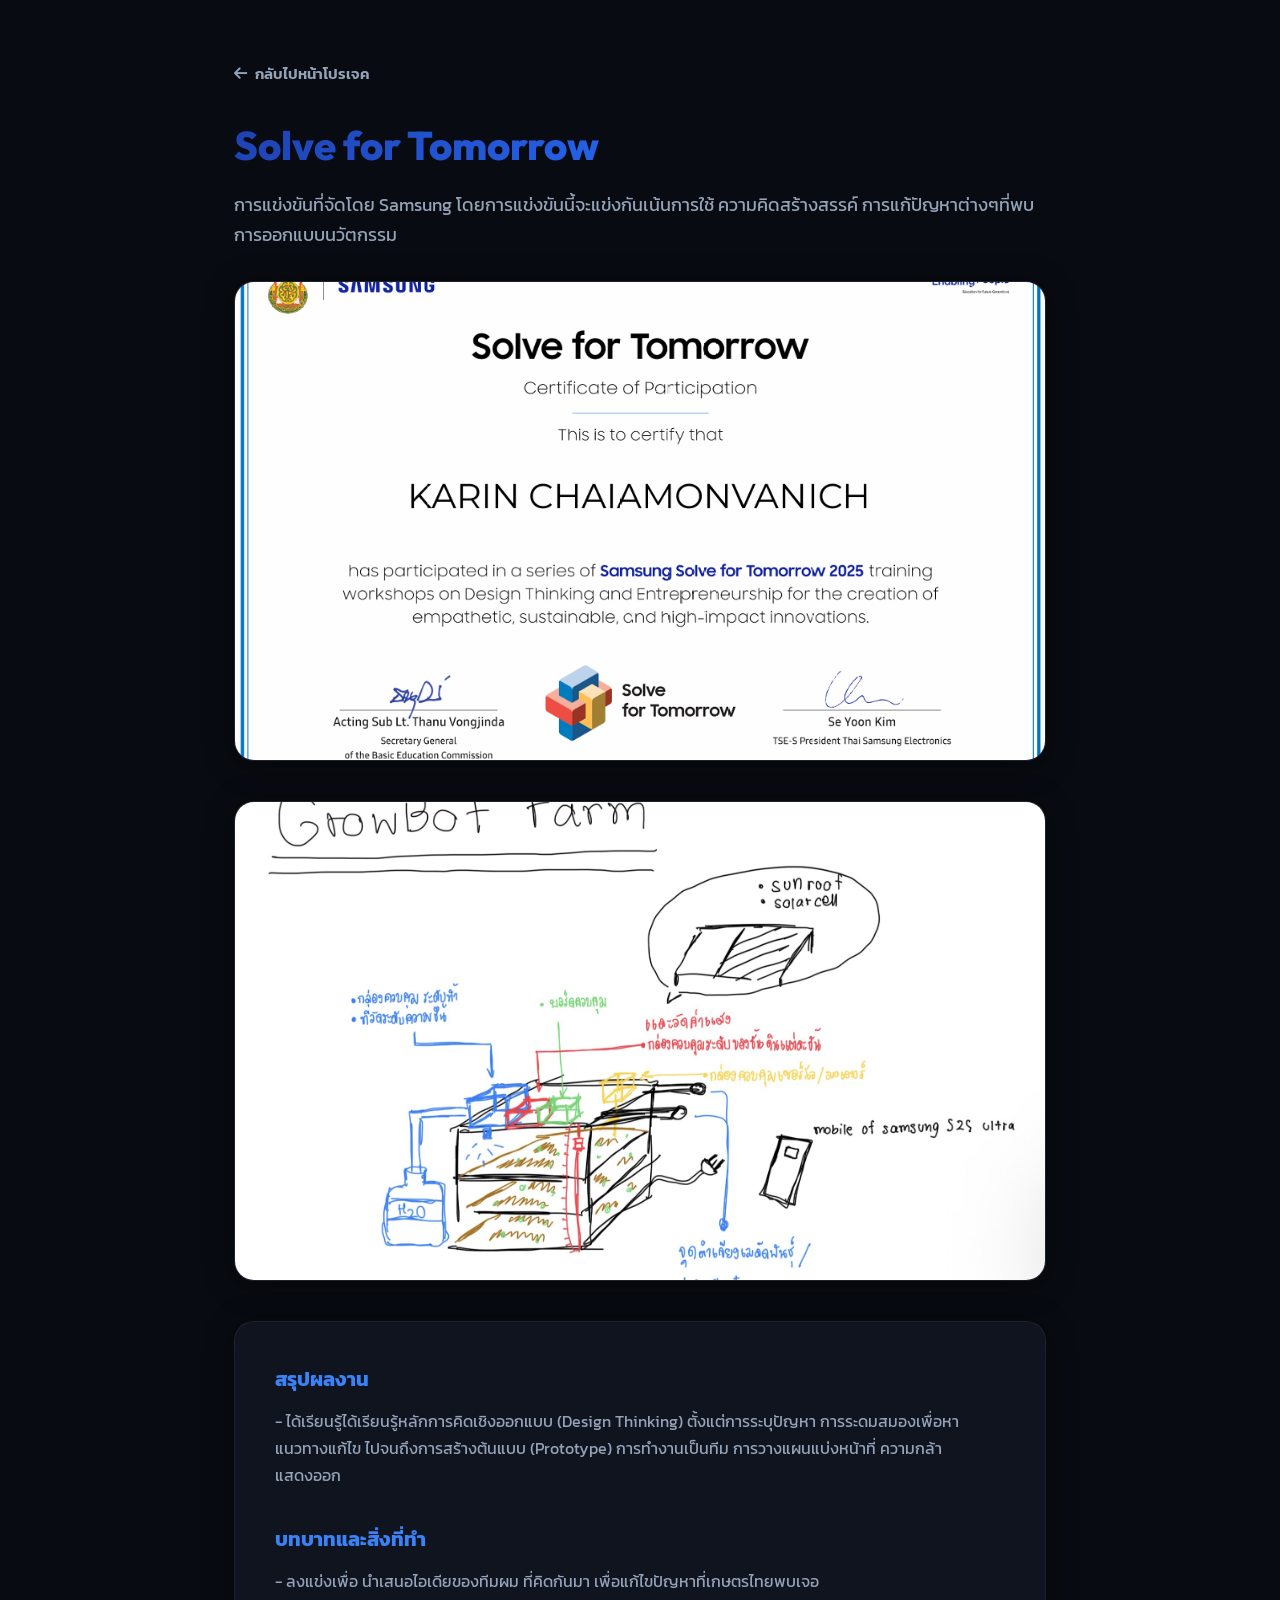
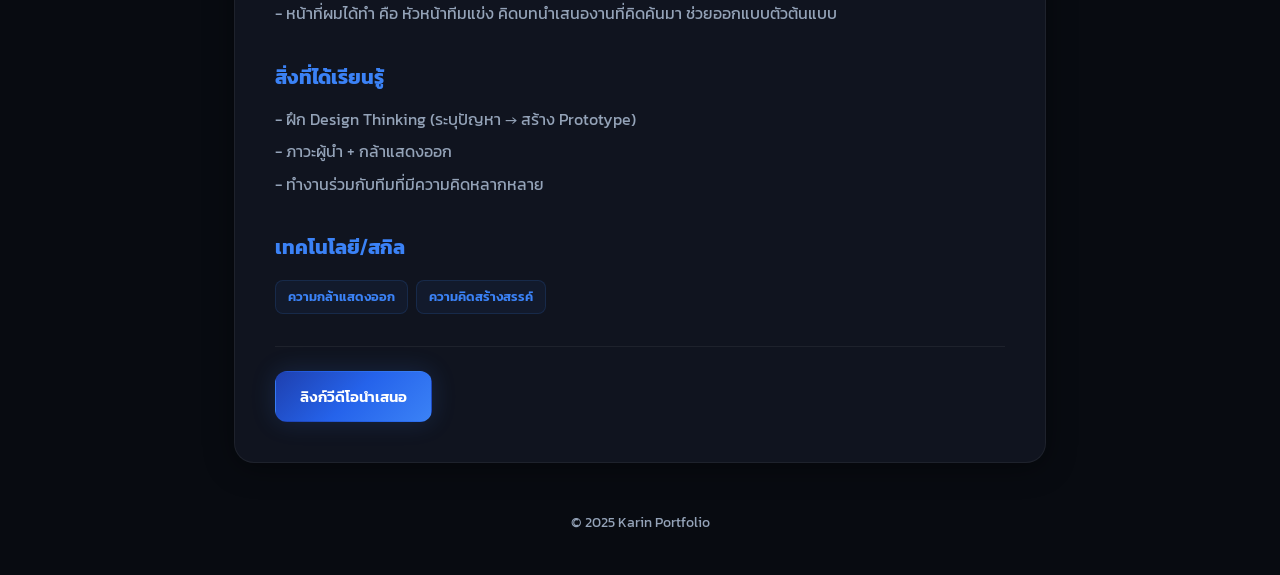
<file: projects/samsung.html>
<!DOCTYPE html>
<html lang="th">
<head>
	<meta charset="UTF-8">
	<meta name="viewport" content="width=device-width, initial-scale=1.0">
	<title>Solve for Tomorrow - รายละเอียดผลงาน</title>
	<link rel="stylesheet" href="project.css">
	<link rel="stylesheet" href="https://cdnjs.cloudflare.com/ajax/libs/font-awesome/6.4.0/css/all.min.css">
	<link href="https://fonts.googleapis.com/css2?family=Kanit:wght@300;400;500;600;700&display=swap" rel="stylesheet">
</head>
<body>
	<div class="container">
		<div class="header">
			<div class="breadcrumb">
				<a href="../index.html#projects"><i class="fas fa-arrow-left"></i> กลับไปหน้าโปรเจค</a>
			</div>
			<h1 class="title">Solve for Tomorrow</h1>
			<p class="subtitle">การแข่งขันที่จัดโดย Samsung โดยการแข่งขันนี้จะแข่งกันเน้นการใช้ ความคิดสร้างสรรค์ การแก้ปัญหาต่างๆที่พบ การออกแบบนวัตกรรม</p>
		</div>

		<!-- เปลี่ยนรูปปก: วางรูปในโฟลเดอร์ img/ แล้วแก้ path ด้านล่าง -->
		<img class="cover" src="../img/cert/cert samsung.png" alt="<!-- คำอธิบายรูป -->">
		<img class="cover" src="../img/projectsamsung.png" alt="<!-- คำอธิบายรูป -->">

		<div class="content">
			<div class="section">
				<h3>สรุปผลงาน</h3>
				<p>- ได้เรียนรู้ได้เรียนรู้หลักการคิดเชิงออกแบบ (Design Thinking) ตั้งแต่การระบุปัญหา การระดมสมองเพื่อหาแนวทางแก้ไข ไปจนถึงการสร้างต้นแบบ (Prototype) การทำงานเป็นทีม การวางแผนแบ่งหน้าที่ ความกล้าแสดงออก</p>
			</div>

			<div class="section">
				<h3>บทบาทและสิ่งที่ทำ</h3>
				<p>- ลงแข่งเพื่อ นำเสนอไอเดียของทีมผม ที่คิดกันมา เพื่อแก้ไขปัญหาที่เกษตรไทยพบเจอ</p>
				<p>- หน้าที่ผมได้ทำ คือ หัวหน้าทีมแข่ง คิดบทนำเสนองานที่คิดค้นมา ช่วยออกแบบตัวต้นแบบ</p>
			</div>

			
			<div class="section">
				<h3>สิ่งที่ได้เรียนรู้</h3>
				<p>- ฝึก Design Thinking (ระบุปัญหา → สร้าง Prototype)</p>
				<p>- ภาวะผู้นำ + กล้าแสดงออก</p>
				<p>- ทำงานร่วมกับทีมที่มีความคิดหลากหลาย</p>
			</div>

			<div class="section">
				<h3>เทคโนโลยี/สกิล</h3>
				<div class="tags">
					<span class="tag">ความกล้าแสดงออก</span>
					<span class="tag">ความคิดสร้างสรรค์</span>
					<!-- เพิ่ม/ลบแท็กได้ตามต้องการ -->
				</div>
			</div>
			<div class="actions">
				<!-- ปุ่มตัวอย่าง: ลบ/แก้ไข/เพิ่มปุ่มได้ -->
				<a class="btn primary" href="https://www.facebook.com/share/v/1F3cYGeRGU/" target="_blank" rel="noopener">ลิงก์วีดีโอนำเสนอ</a>
				<!-- <a class="btn outline" href="#" target="_blank" rel="noopener"><i class="fab fa-github"></i> ดูโค้ด</a> -->
			</div>
		</div>

		<div class="footer">© 2025 Karin Portfolio</div>
	</div>
<script src="project.js"></script>
</body>
</html>
</file>
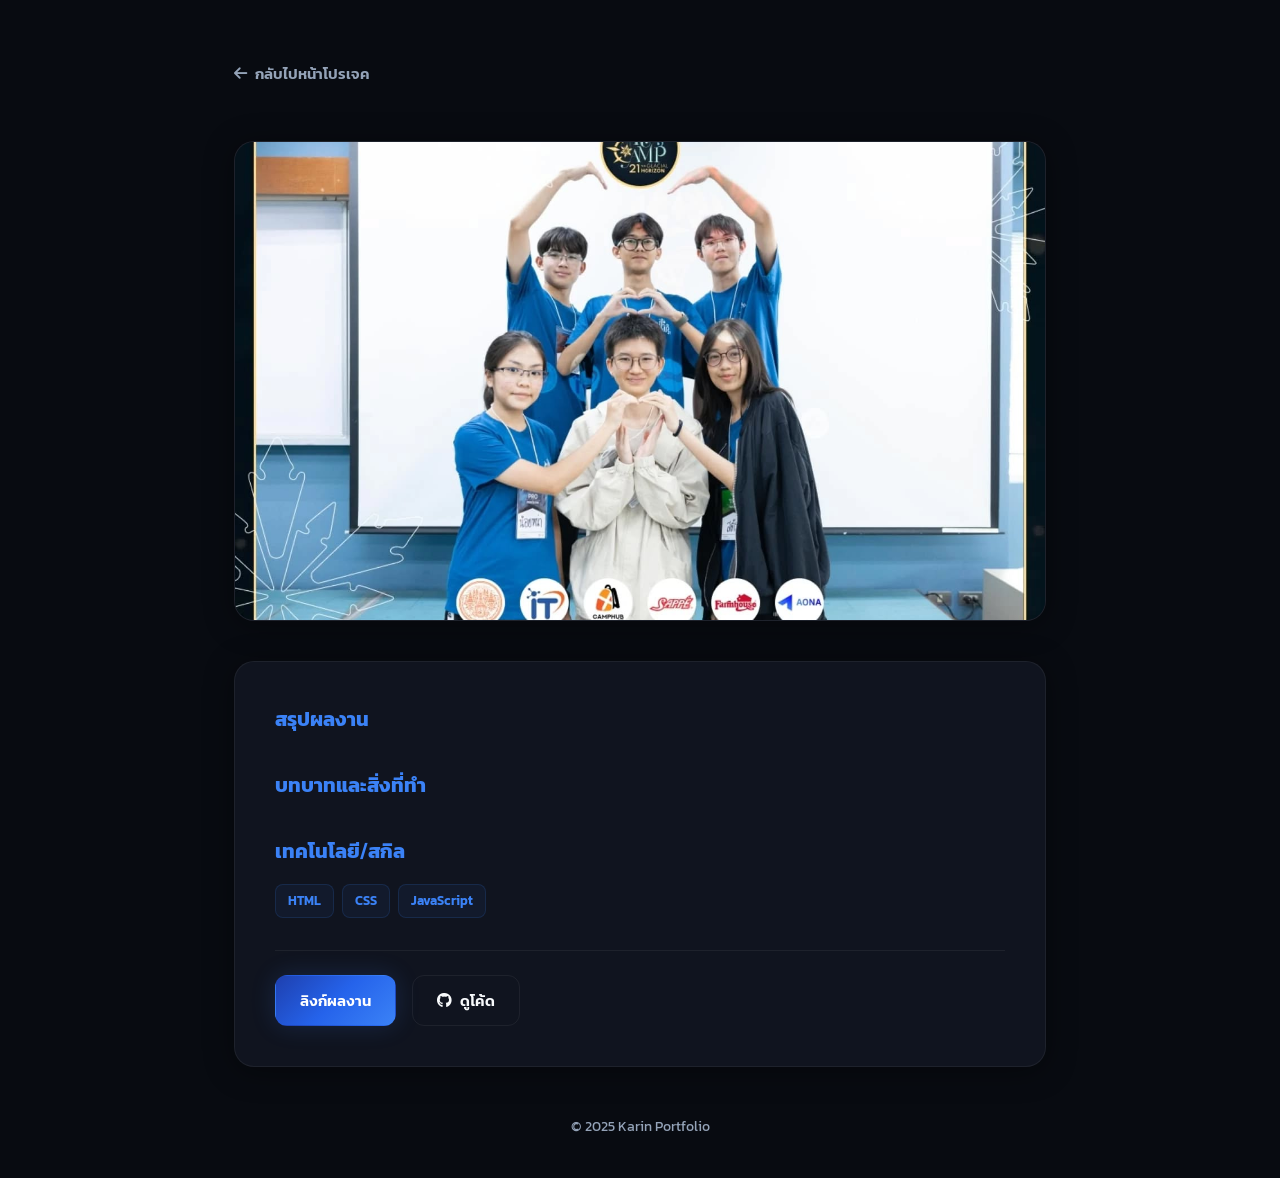
<file: projects/template.html>
<!DOCTYPE html>
<html lang="th">
<head>
	<meta charset="UTF-8">
	<meta name="viewport" content="width=device-width, initial-scale=1.0">
	<title><!-- ใส่ชื่อผลงานที่นี่ --> - รายละเอียดผลงาน</title>
	<link rel="stylesheet" href="project.css">
	<link rel="stylesheet" href="https://cdnjs.cloudflare.com/ajax/libs/font-awesome/6.4.0/css/all.min.css">
	<link href="https://fonts.googleapis.com/css2?family=Kanit:wght@300;400;500;600;700&display=swap" rel="stylesheet">
</head>
<body>
	<div class="container">
		<div class="header">
			<div class="breadcrumb">
				<a href="../index.html#projects"><i class="fas fa-arrow-left"></i> กลับไปหน้าโปรเจค</a>
			</div>
			<h1 class="title"><!-- ชื่อผลงาน --></h1>
			<p class="subtitle"><!-- คำอธิบายย่อยสั้นๆ --></p>
		</div>

		<!-- เปลี่ยนรูปปก: วางรูปในโฟลเดอร์ img/ แล้วแก้ path ด้านล่าง -->
		<img class="cover" src="../img/port.png" alt="<!-- คำอธิบายรูป -->">

		<div class="content">
			<div class="section">
				<h3>สรุปผลงาน</h3>
				<p><!-- เขียนสรุปผลงานสั้นๆ 2-4 บรรทัด --></p>
			</div>

			<div class="section">
				<h3>บทบาทและสิ่งที่ทำ</h3>
				<p><!-- ใส่รายการหน้าที่/สิ่งที่ทำ เช่น ออกแบบ, เขียนโค้ด, ทดสอบ --></p>
				<p><!-- เพิ่มบรรทัดตามต้องการ --></p>
			</div>

			<div class="section">
				<h3>เทคโนโลยี/สกิล</h3>
				<div class="tags">
					<span class="tag">HTML</span>
					<span class="tag">CSS</span>
					<span class="tag">JavaScript</span>
					<!-- เพิ่ม/ลบแท็กได้ตามต้องการ -->
				</div>
			</div>

			<div class="actions">
				<!-- ปุ่มตัวอย่าง: ลบ/แก้ไข/เพิ่มปุ่มได้ -->
				<a class="btn primary" href="#" target="_blank" rel="noopener">ลิงก์ผลงาน</a>
				<a class="btn outline" href="#" target="_blank" rel="noopener"><i class="fab fa-github"></i> ดูโค้ด</a>
			</div>
		</div>

		<div class="footer">© 2025 Karin Portfolio</div>
	</div>
<script src="project.js"></script>
</body>
</html>
</file>
<file: projects/project.css>
/* Project Detail Page CSS - Redesigned */
@import url('https://fonts.googleapis.com/css2?family=Outfit:wght@300;400;500;600;700;800&family=Kanit:wght@300;400;500;600;700&display=swap');

:root {
    --font-heading: 'Outfit', 'Kanit', sans-serif;
    --font-body: 'Kanit', sans-serif;

    /* Theme Variables - Default: Dark Mode */
    --bg-color: #080b11;
    --bg-color-rgb: 8, 11, 17;
    --card-bg: #10141f;
    --card-hover-bg: #161c2c;
    --border-color: rgba(255, 255, 255, 0.06);
    --text-primary: #f8fafc;
    --text-secondary: #94a3b8;
    
    --primary: #2563eb; /* Royal Blue */
    --primary-light: #3b82f6;
    --primary-rgb: 59, 130, 246;
    
    --gradient: linear-gradient(135deg, #1e40af 0%, #2563eb 50%, #3b82f6 100%);
    --gradient-glow: 0 0 25px rgba(59, 130, 246, 0.18);
    
    --shadow: 0 4px 30px rgba(0, 0, 0, 0.4);
    --shadow-hover: 0 20px 40px rgba(0, 0, 0, 0.6);
    --border-radius-lg: 20px;
    --border-radius-md: 12px;
}

[data-theme="light"] {
    --bg-color: #f8fafc;
    --bg-color-rgb: 248, 250, 252;
    --card-bg: #ffffff;
    --card-hover-bg: #f1f5f9;
    --border-color: rgba(15, 23, 42, 0.08);
    --text-primary: #0f172a;
    --text-secondary: #475569;
    
    --primary: #1d4ed8;
    --primary-light: #3b82f6;
    --primary-rgb: 29, 78, 216;
    
    --gradient: linear-gradient(135deg, #1d4ed8 0%, #2563eb 50%, #3b82f6 100%);
    --gradient-glow: 0 0 25px rgba(29, 78, 216, 0.12);
    
    --shadow: 0 4px 30px rgba(148, 163, 184, 0.08);
    --shadow-hover: 0 20px 40px rgba(148, 163, 184, 0.18);
}

* { 
    box-sizing: border-box; 
    margin: 0;
    padding: 0;
    transition: background-color 0.3s ease, border-color 0.3s ease;
}

body {
    font-family: var(--font-body);
    background-color: var(--bg-color);
    color: var(--text-primary);
    line-height: 1.7;
    overflow-x: hidden;
    padding: 40px 0;
}

.container { 
    max-width: 860px; 
    margin: 0 auto; 
    padding: 0 24px; 
}

.header { 
    padding: 20px 0 30px; 
}

.breadcrumb {
    margin-bottom: 1.5rem;
}

.breadcrumb a { 
    color: var(--text-secondary); 
    text-decoration: none; 
    font-weight: 600;
    font-size: 0.95rem;
    display: inline-flex;
    align-items: center;
    gap: 0.5rem;
    transition: color 0.2s;
}

.breadcrumb a:hover { 
    color: var(--primary-light); 
}

.title { 
    font-family: var(--font-heading);
    font-size: 2.5rem; 
    font-weight: 800;
    margin: 0.25rem 0 0.75rem; 
    background: var(--gradient);
    -webkit-background-clip: text;
    -webkit-text-fill-color: transparent;
    background-clip: text;
}

.subtitle { 
    color: var(--text-secondary); 
    font-size: 1.1rem;
    margin-bottom: 0; 
}

.cover {
    width: 100%;
    height: auto;
    max-height: 480px;
    object-fit: cover;
    border-radius: var(--border-radius-lg);
    border: 1px solid var(--border-color);
    box-shadow: var(--shadow);
    background: var(--card-bg);
    display: block;
    margin-bottom: 2.5rem;
}

.content { 
    background: var(--card-bg);
    border: 1px solid var(--border-color);
    border-radius: var(--border-radius-lg);
    padding: 2.5rem;
    box-shadow: var(--shadow);
}

.section { 
    margin-bottom: 2rem; 
}

.section:last-of-type {
    margin-bottom: 1.5rem;
}

.section h3 { 
    font-family: var(--font-heading);
    color: var(--primary-light); 
    margin-bottom: 0.75rem; 
    font-size: 1.25rem; 
    font-weight: 700;
    display: flex;
    align-items: center;
    gap: 0.5rem;
}

.section p { 
    color: var(--text-secondary); 
    margin: 0.35rem 0; 
    font-size: 1rem;
}

.tags { 
    display: flex; 
    gap: 0.5rem; 
    flex-wrap: wrap; 
    margin-top: 1rem; 
}

.tag {
    background: rgba(var(--primary-rgb), 0.06);
    color: var(--primary-light);
    border: 1px solid rgba(var(--primary-rgb), 0.15);
    padding: 0.3rem 0.75rem;
    border-radius: 8px;
    font-size: 0.8rem;
    font-weight: 600;
}

.actions { 
    display: flex; 
    gap: 1rem; 
    margin-top: 2rem; 
    border-top: 1px solid var(--border-color);
    padding-top: 1.5rem;
}

.btn { 
    padding: 0.75rem 1.5rem; 
    border-radius: var(--border-radius-md); 
    border: 1px solid var(--border-color);
    color: var(--text-primary); 
    text-decoration: none;
    font-weight: 600;
    font-size: 0.95rem;
    display: inline-flex;
    align-items: center;
    gap: 0.5rem;
    cursor: pointer;
    transition: all 0.3s cubic-bezier(0.25, 0.46, 0.45, 0.94);
}

.btn.primary { 
    background: var(--gradient); 
    color: #fff; 
    border-color: transparent; 
    box-shadow: var(--gradient-glow);
}

.btn.primary:hover {
    transform: translateY(-2px);
    box-shadow: 0 8px 20px rgba(var(--primary-rgb), 0.4);
}

.btn.outline { 
    background: transparent; 
}

.btn.outline:hover {
    background: var(--card-hover-bg);
    border-color: var(--primary-light);
    transform: translateY(-2px);
}

.footer { 
    color: var(--text-secondary); 
    margin-top: 3rem; 
    font-size: 0.85rem; 
    text-align: center; 
}

@media (max-width: 768px) {
    body {
        padding: 20px 0;
    }
    
    .title {
        font-size: 2rem;
    }
    
    .content {
        padding: 1.5rem;
    }
    
    .actions {
        flex-direction: column;
    }
    
    .btn {
        width: 100%;
        justify-content: center;
    }
}
</file>
<file: projects/ctf.css>
/* Project Detail Page CSS - CTF Redesigned */
@import url('https://fonts.googleapis.com/css2?family=Outfit:wght@300;400;500;600;700;800&family=Kanit:wght@300;400;500;600;700&display=swap');

:root {
    --font-heading: 'Outfit', 'Kanit', sans-serif;
    --font-body: 'Kanit', sans-serif;

    /* Theme Variables - Default: Dark Mode */
    --bg-color: #0b0f19;
    --bg-color-rgb: 11, 15, 25;
    --card-bg: #131b2e;
    --card-hover-bg: #1a243d;
    --border-color: #1e293b;
    --text-primary: #f8fafc;
    --text-secondary: #94a3b8;
    
    --primary: #6366f1; /* Indigo */
    --primary-light: #818cf8;
    --primary-rgb: 99, 102, 241;
    
    --gradient: linear-gradient(135deg, #6366f1 0%, #a855f7 100%);
    --gradient-glow: 0 0 20px rgba(99, 102, 241, 0.3);
    
    --shadow: 0 4px 20px -2px rgba(0, 0, 0, 0.3);
    --shadow-hover: 0 20px 40px -10px rgba(0, 0, 0, 0.5);
    --border-radius-lg: 20px;
    --border-radius-md: 12px;
}

[data-theme="light"] {
    --bg-color: #f8fafc;
    --bg-color-rgb: 248, 250, 252;
    --card-bg: #ffffff;
    --card-hover-bg: #f1f5f9;
    --border-color: #e2e8f0;
    --text-primary: #0f172a;
    --text-secondary: #475569;
    
    --primary: #4f46e5;
    --primary-light: #6366f1;
    --primary-rgb: 79, 70, 229;
    
    --gradient: linear-gradient(135deg, #4f46e5 0%, #9333ea 100%);
    --gradient-glow: 0 0 20px rgba(79, 70, 229, 0.15);
    
    --shadow: 0 4px 20px -2px rgba(148, 163, 184, 0.12);
    --shadow-hover: 0 20px 40px -10px rgba(148, 163, 184, 0.25);
}

* { 
    box-sizing: border-box; 
    margin: 0;
    padding: 0;
    transition: background-color 0.3s ease, border-color 0.3s ease;
}

body {
    font-family: var(--font-body);
    background-color: var(--bg-color);
    color: var(--text-primary);
    line-height: 1.7;
    overflow-x: hidden;
    padding: 40px 0;
}

.container { 
    max-width: 860px; 
    margin: 0 auto; 
    padding: 0 24px; 
}

.header { 
    padding: 20px 0 30px; 
}

.breadcrumb {
    margin-bottom: 1.5rem;
}

.breadcrumb a { 
    color: var(--text-secondary); 
    text-decoration: none; 
    font-weight: 600;
    font-size: 0.95rem;
    display: inline-flex;
    align-items: center;
    gap: 0.5rem;
    transition: color 0.2s;
}

.breadcrumb a:hover { 
    color: var(--primary-light); 
}

.title { 
    font-family: var(--font-heading);
    font-size: 2.5rem; 
    font-weight: 800;
    margin: 0.25rem 0 0.75rem; 
    background: var(--gradient);
    -webkit-background-clip: text;
    -webkit-text-fill-color: transparent;
    background-clip: text;
}

.subtitle { 
    color: var(--text-secondary); 
    font-size: 1.1rem;
    margin-bottom: 0; 
}

.cover {
    width: 100%;
    height: auto;
    max-height: 960px;
    object-fit: cover;
    border-radius: var(--border-radius-lg);
    border: 1px solid var(--border-color);
    box-shadow: var(--shadow);
    background: var(--card-bg);
    display: block;
    margin-bottom: 2.5rem;
}

.content { 
    background: var(--card-bg);
    border: 1px solid var(--border-color);
    border-radius: var(--border-radius-lg);
    padding: 2.5rem;
    box-shadow: var(--shadow);
}

.section { 
    margin-bottom: 2rem; 
}

.section:last-of-type {
    margin-bottom: 1.5rem;
}

.section h3 { 
    font-family: var(--font-heading);
    color: var(--primary-light); 
    margin-bottom: 0.75rem; 
    font-size: 1.25rem; 
    font-weight: 700;
    display: flex;
    align-items: center;
    gap: 0.5rem;
}

.section p { 
    color: var(--text-secondary); 
    margin: 0.35rem 0; 
    font-size: 1rem;
}

.tags { 
    display: flex; 
    gap: 0.5rem; 
    flex-wrap: wrap; 
    margin-top: 1rem; 
}

.tag {
    background: rgba(var(--primary-rgb), 0.06);
    color: var(--primary-light);
    border: 1px solid rgba(var(--primary-rgb), 0.15);
    padding: 0.3rem 0.75rem;
    border-radius: 8px;
    font-size: 0.8rem;
    font-weight: 600;
}

.actions { 
    display: flex; 
    gap: 1rem; 
    margin-top: 2rem; 
    border-top: 1px solid var(--border-color);
    padding-top: 1.5rem;
}

.btn { 
    padding: 0.75rem 1.5rem; 
    border-radius: var(--border-radius-md); 
    border: 1px solid var(--border-color);
    color: var(--text-primary); 
    text-decoration: none;
    font-weight: 600;
    font-size: 0.95rem;
    display: inline-flex;
    align-items: center;
    gap: 0.5rem;
    cursor: pointer;
    transition: all 0.3s cubic-bezier(0.25, 0.46, 0.45, 0.94);
}

.btn.primary { 
    background: var(--gradient); 
    color: #fff; 
    border-color: transparent; 
    box-shadow: var(--gradient-glow);
}

.btn.primary:hover {
    transform: translateY(-2px);
    box-shadow: 0 8px 20px rgba(var(--primary-rgb), 0.4);
}

.btn.outline { 
    background: transparent; 
}

.btn.outline:hover {
    background: var(--card-hover-bg);
    border-color: var(--primary-light);
    transform: translateY(-2px);
}

.footer { 
    color: var(--text-secondary); 
    margin-top: 3rem; 
    font-size: 0.85rem; 
    text-align: center; 
}

@media (max-width: 768px) {
    body {
        padding: 20px 0;
    }
    
    .title {
        font-size: 2rem;
    }
    
    .content {
        padding: 1.5rem;
    }
    
    .actions {
        flex-direction: column;
    }
    
    .btn {
        width: 100%;
        justify-content: center;
    }
}
</file>
